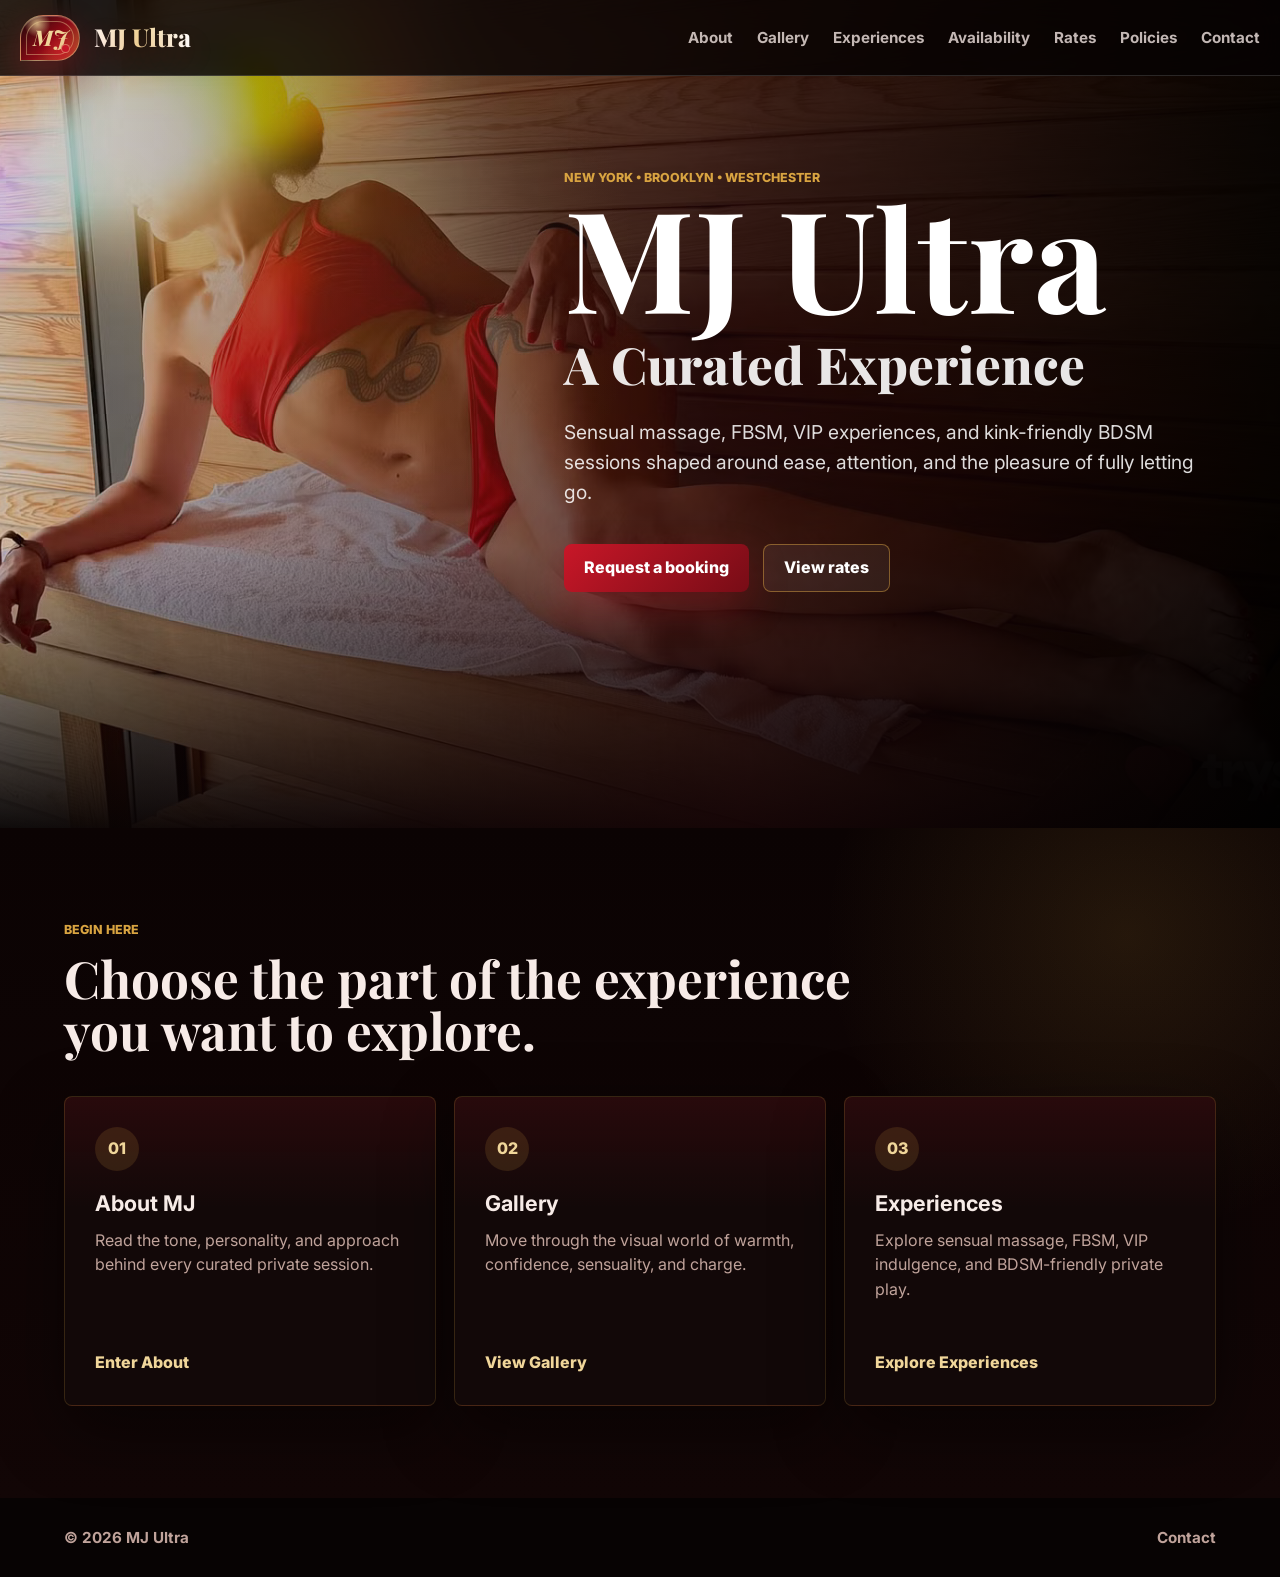
<file: index.html>
<!doctype html>
<html lang="en">
  <head>
    <meta charset="utf-8">
    <meta name="viewport" content="width=device-width, initial-scale=1">
    <meta
      name="description"
      content="MJ Ultra offers sensual massage, FBSM, VIP experiences, and kink-friendly BDSM sessions in New York, Brooklyn, and Westchester by appointment."
    >
    <meta name="robots" content="index, follow">
    <meta property="og:site_name" content="MJ Ultra">
    <meta property="og:type" content="website">
    <meta property="og:title" content="MJ Ultra | Sensual Massage, FBSM &amp; BDSM in NYC">
    <meta property="og:description" content="MJ Ultra offers sensual massage, FBSM, VIP experiences, and kink-friendly BDSM sessions in New York, Brooklyn, and Westchester by appointment.">
    <meta property="og:url" content="https://mjultra060.github.io/mjultra/">
    <meta property="og:image" content="https://mjultra060.github.io/mjultra/assets/mj-ultra-share.png">
    <meta property="og:image:secure_url" content="https://mjultra060.github.io/mjultra/assets/mj-ultra-share.png">
    <meta property="og:image:width" content="1200">
    <meta property="og:image:height" content="630">
    <meta property="og:image:alt" content="MJ Ultra red black and gold logo card for sensual massage, FBSM, and private BDSM in New York">
    <meta name="twitter:card" content="summary_large_image">
    <meta name="twitter:title" content="MJ Ultra | Sensual Massage, FBSM &amp; BDSM in NYC">
    <meta name="twitter:description" content="MJ Ultra offers sensual massage, FBSM, VIP experiences, and kink-friendly BDSM sessions in New York, Brooklyn, and Westchester by appointment.">
    <meta name="twitter:image" content="https://mjultra060.github.io/mjultra/assets/mj-ultra-share.png">
    <meta name="keywords" content="MJ Ultra, sensual massage NYC, FBSM New York, BDSM NYC, fetish friendly massage, Brooklyn sensual massage, Westchester massage">
    <link rel="canonical" href="https://mjultra060.github.io/mjultra/">
    <title>MJ Ultra | Sensual Massage, FBSM & BDSM in NYC</title>
    <link rel="preconnect" href="https://fonts.googleapis.com">
    <link rel="preconnect" href="https://fonts.gstatic.com" crossorigin>
    <link
      href="https://fonts.googleapis.com/css2?family=Inter:wght@400;500;600;700;800&family=Playfair+Display:wght@700;800&display=swap"
      rel="stylesheet"
    >
    <link rel="stylesheet" href="styles.css">
    <script type="application/ld+json">
      {
        "@context": "https://schema.org",
        "@type": "HealthAndBeautyBusiness",
        "name": "MJ Ultra",
        "url": "https://mjultra060.github.io/mjultra/",
        "image": "https://mjultra060.github.io/mjultra/assets/mj-ultra-hero.png",
        "description": "Curated sensual massage, FBSM, VIP experiences, and kink-friendly BDSM sessions in New York, Brooklyn, and Westchester by appointment.",
        "areaServed": ["New York, NY", "Brooklyn, NY", "Westchester County, NY"],
        "priceRange": "$300-$1000",
        "address": {
          "@type": "PostalAddress",
          "addressLocality": "New York",
          "addressRegion": "NY",
          "addressCountry": "US"
        },
        "sameAs": ["https://bsky.app/profile/mjangel.bsky.social"],
        "makesOffer": [
          {
            "@type": "Offer",
            "name": "Sensual Massage and FBSM",
            "url": "https://mjultra060.github.io/mjultra/fbsm-nyc.html"
          },
          {
            "@type": "Offer",
            "name": "BDSM and Fetish Friendly Sessions",
            "url": "https://mjultra060.github.io/mjultra/bdsm-nyc.html"
          },
          {
            "@type": "Offer",
            "name": "VIP Private Experiences",
            "url": "https://mjultra060.github.io/mjultra/rates.html"
          }
        ]
      }
    </script>
  </head>
  <body>
    <header class="site-header" data-header>
      <a class="brand" href="index.html" aria-label="MJ Ultra home">
        <span class="brand-mark">MJ</span>
        <span>MJ Ultra</span>
      </a>

      <button class="nav-toggle" type="button" aria-label="Open menu" aria-expanded="false" data-nav-toggle>
        <span></span>
        <span></span>
      </button>

      <nav class="site-nav" data-nav>
        <a href="about.html">About</a>
        <a href="gallery.html">Gallery</a>
        <a href="experiences.html">Experiences</a>
        <a href="availability.html">Availability</a>
        <a href="rates.html">Rates</a>
        <a href="policies.html">Policies</a>
        <a href="contact.html">Contact</a>
      </nav>
    </header>

    <main id="top">
      <section class="hero" aria-label="MJ Ultra introduction">
        <img class="hero-image" src="assets/mj-ultra-hero.png" alt="MJ Ultra sensual massage and BDSM provider in a red bikini in a warm sauna setting">
        <div class="hero-overlay"></div>
        <div class="hero-content">
          <p class="eyebrow">New York • Brooklyn • Westchester</p>
          <h1>MJ Ultra</h1>
          <p class="hero-tagline">A Curated Experience</p>
          <p class="hero-copy">
            Sensual massage, FBSM, VIP experiences, and kink-friendly BDSM sessions shaped around ease, attention, and the pleasure of fully letting go.
          </p>
          <div class="hero-actions">
            <a class="button primary" href="contact.html">Request a booking</a>
            <a class="button secondary" href="rates.html">View rates</a>
          </div>
        </div>
      </section>

      <section class="section experiences" aria-label="Site sections">
        <div class="section-heading">
          <p class="section-kicker">Begin Here</p>
          <h2>Choose the part of the experience you want to explore.</h2>
        </div>
        <div class="experience-grid">
          <article>
            <span class="icon">01</span>
            <h3>About MJ</h3>
            <p>Read the tone, personality, and approach behind every curated private session.</p>
            <a href="about.html">Enter About</a>
          </article>
          <article>
            <span class="icon">02</span>
            <h3>Gallery</h3>
            <p>Move through the visual world of warmth, confidence, sensuality, and charge.</p>
            <a href="gallery.html">View Gallery</a>
          </article>
          <article>
            <span class="icon">03</span>
            <h3>Experiences</h3>
            <p>Explore sensual massage, FBSM, VIP indulgence, and BDSM-friendly private play.</p>
            <a href="experiences.html">Explore Experiences</a>
          </article>
        </div>
      </section>
    </main>

    <footer class="site-footer">
      <span>© 2026 MJ Ultra</span>
      <a href="contact.html">Contact</a>
    </footer>

    <script src="script.js"></script>
  </body>
</html>
</file>
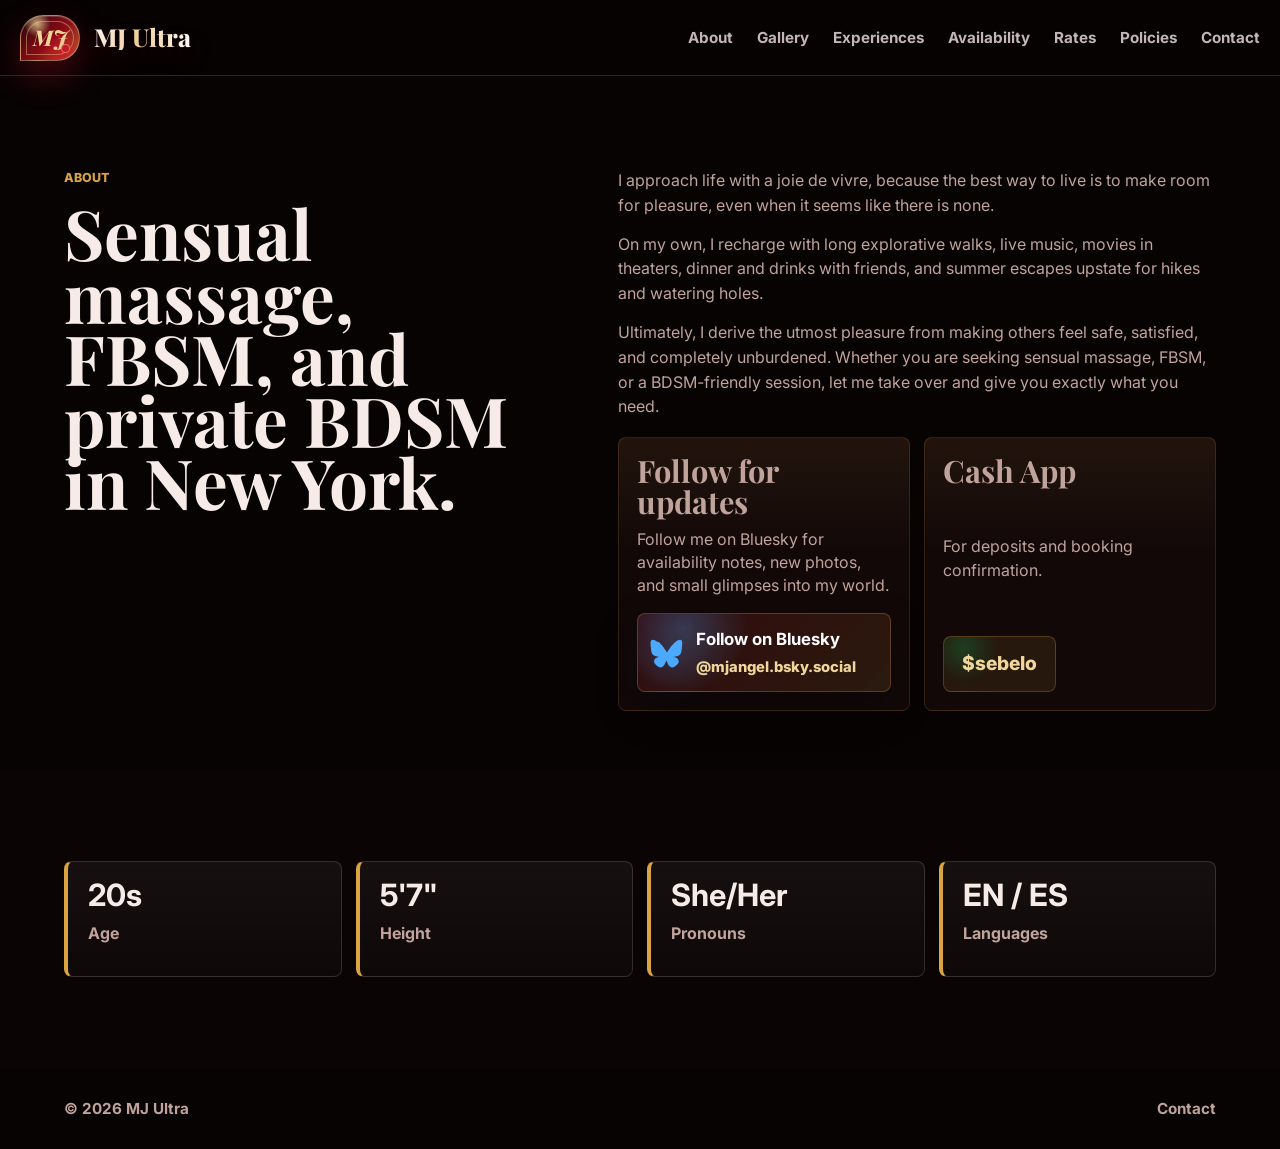
<file: about.html>
<!doctype html>
<html lang="en">
  <head>
    <meta charset="utf-8">
    <meta name="viewport" content="width=device-width, initial-scale=1">
    <meta name="description" content="About MJ Ultra, a New York sensual massage, FBSM, and BDSM-friendly provider serving New York, Brooklyn, and Westchester.">
    <meta name="robots" content="index, follow">
    <meta property="og:site_name" content="MJ Ultra">
    <meta property="og:type" content="website">
    <meta property="og:title" content="About MJ Ultra | Sensual Massage, FBSM &amp; BDSM in New York">
    <meta property="og:description" content="About MJ Ultra, a New York sensual massage, FBSM, and BDSM-friendly provider serving New York, Brooklyn, and Westchester.">
    <meta property="og:url" content="https://mjultra060.github.io/mjultra/about.html">
    <meta property="og:image" content="https://mjultra060.github.io/mjultra/assets/mj-ultra-share.png">
    <meta property="og:image:secure_url" content="https://mjultra060.github.io/mjultra/assets/mj-ultra-share.png">
    <meta property="og:image:width" content="1200">
    <meta property="og:image:height" content="630">
    <meta property="og:image:alt" content="MJ Ultra red black and gold logo card for sensual massage, FBSM, and private BDSM in New York">
    <meta name="twitter:card" content="summary_large_image">
    <meta name="twitter:title" content="About MJ Ultra | Sensual Massage, FBSM &amp; BDSM in New York">
    <meta name="twitter:description" content="About MJ Ultra, a New York sensual massage, FBSM, and BDSM-friendly provider serving New York, Brooklyn, and Westchester.">
    <meta name="twitter:image" content="https://mjultra060.github.io/mjultra/assets/mj-ultra-share.png">
    <link rel="canonical" href="https://mjultra060.github.io/mjultra/about.html">
    <title>About MJ Ultra | Sensual Massage, FBSM & BDSM in New York</title>
    <link rel="preconnect" href="https://fonts.googleapis.com">
    <link rel="preconnect" href="https://fonts.gstatic.com" crossorigin>
    <link href="https://fonts.googleapis.com/css2?family=Inter:wght@400;500;600;700;800&family=Playfair+Display:wght@700;800&display=swap" rel="stylesheet">
    <link rel="stylesheet" href="styles.css">
  </head>
  <body>
    <header class="site-header" data-header>
      <a class="brand" href="index.html" aria-label="MJ Ultra home"><span class="brand-mark">MJ</span><span>MJ Ultra</span></a>
      <button class="nav-toggle" type="button" aria-label="Open menu" aria-expanded="false" data-nav-toggle><span></span><span></span></button>
      <nav class="site-nav" data-nav>
        <a href="about.html">About</a>
        <a href="gallery.html">Gallery</a>
        <a href="experiences.html">Experiences</a>
        <a href="availability.html">Availability</a>
        <a href="rates.html">Rates</a>
        <a href="policies.html">Policies</a>
        <a href="contact.html">Contact</a>
      </nav>
    </header>

    <main>
      <section class="section intro page-section about-page">
        <div>
          <p class="section-kicker">About</p>
          <h1>Sensual massage, FBSM, and private BDSM in New York.</h1>
        </div>
        <div class="copy-stack">
          <p>I approach life with a joie de vivre, because the best way to live is to make room for pleasure, even when it seems like there is none.</p>
          <p>On my own, I recharge with long explorative walks, live music, movies in theaters, dinner and drinks with friends, and summer escapes upstate for hikes and watering holes.</p>
          <p>Ultimately, I derive the utmost pleasure from making others feel safe, satisfied, and completely unburdened. Whether you are seeking sensual massage, FBSM, or a BDSM-friendly session, let me take over and give you exactly what you need.</p>
          <div class="social-grid">
            <div class="social-card">
              <h2>Follow for updates</h2>
              <p>Follow me on Bluesky for availability notes, new photos, and small glimpses into my world.</p>
              <a class="bluesky-link" href="https://bsky.app/profile/mjangel.bsky.social" rel="me noopener" target="_blank" aria-label="Follow MJ Ultra on Bluesky">
                <svg class="bluesky-logo" viewBox="-2 0 68 56" aria-hidden="true" focusable="false">
                  <path d="M14.5 5.4C21.5 10.7 29 21.5 32 27.2c3-5.7 10.5-16.5 17.5-21.8 5-3.8 13-6.8 13 2.6 0 1.9-1.1 15.7-1.8 18-2.3 8.1-10.5 10.2-17.8 8.9 12.8 2.2 16.1 9.5 9 16.8-13.3 13.9-19.2-3.5-20.7-8-0.3-0.8-0.4-1.2-0.4-0.9 0-0.3-0.1 0.1-0.4 0.9-1.5 4.5-7.4 21.9-20.7 8-7.1-7.3-3.8-14.6 9-16.8-7.3 1.3-15.5-0.8-17.8-8.9C0.2 23.7-0.9 9.9-0.9 8c0-9.4 8-6.4 13-2.6h2.4z"/>
                </svg>
                <span>
                  <strong>Follow on Bluesky</strong>
                  <small>@mjangel.bsky.social</small>
                </span>
              </a>
            </div>
            <div class="social-card">
              <h2>Cash App</h2>
              <p>For deposits and booking confirmation.</p>
              <span class="cashapp-pill">$sebelo</span>
            </div>
          </div>
        </div>
      </section>

      <section class="section stats-band" aria-label="Profile details">
        <div class="stat"><strong>20s</strong><span>Age</span></div>
        <div class="stat"><strong>5'7"</strong><span>Height</span></div>
        <div class="stat"><strong>She/Her</strong><span>Pronouns</span></div>
        <div class="stat"><strong>EN / ES</strong><span>Languages</span></div>
      </section>
    </main>

    <footer class="site-footer"><span>© 2026 MJ Ultra</span><a href="contact.html">Contact</a></footer>
    <script src="script.js"></script>
  </body>
</html>
</file>
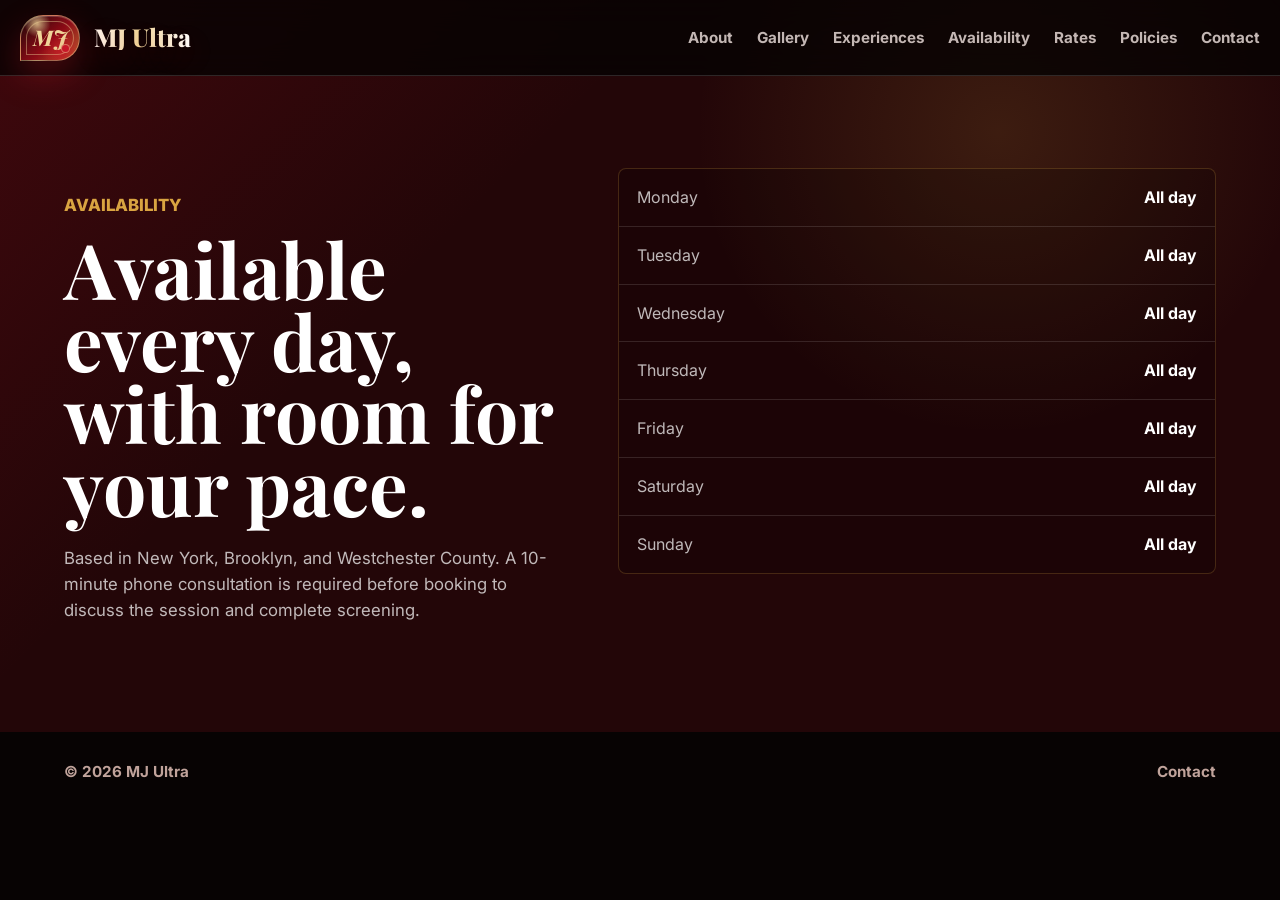
<file: availability.html>
<!doctype html>
<html lang="en">
  <head>
    <meta charset="utf-8">
    <meta name="viewport" content="width=device-width, initial-scale=1">
    <meta name="description" content="MJ Ultra availability in New York, Brooklyn, and Westchester. Sessions are available every day by appointment after consultation and screening.">
    <meta name="robots" content="index, follow">
    <meta property="og:site_name" content="MJ Ultra">
    <meta property="og:type" content="website">
    <meta property="og:title" content="MJ Ultra Availability | New York, Brooklyn &amp; Westchester">
    <meta property="og:description" content="MJ Ultra availability in New York, Brooklyn, and Westchester. Sessions are available every day by appointment after consultation and screening.">
    <meta property="og:url" content="https://mjultra060.github.io/mjultra/availability.html">
    <meta property="og:image" content="https://mjultra060.github.io/mjultra/assets/mj-ultra-share.png">
    <meta property="og:image:secure_url" content="https://mjultra060.github.io/mjultra/assets/mj-ultra-share.png">
    <meta property="og:image:width" content="1200">
    <meta property="og:image:height" content="630">
    <meta property="og:image:alt" content="MJ Ultra red black and gold logo card for sensual massage, FBSM, and private BDSM in New York">
    <meta name="twitter:card" content="summary_large_image">
    <meta name="twitter:title" content="MJ Ultra Availability | New York, Brooklyn &amp; Westchester">
    <meta name="twitter:description" content="MJ Ultra availability in New York, Brooklyn, and Westchester. Sessions are available every day by appointment after consultation and screening.">
    <meta name="twitter:image" content="https://mjultra060.github.io/mjultra/assets/mj-ultra-share.png">
    <link rel="canonical" href="https://mjultra060.github.io/mjultra/availability.html">
    <title>MJ Ultra Availability | New York, Brooklyn & Westchester</title>
    <link rel="preconnect" href="https://fonts.googleapis.com">
    <link rel="preconnect" href="https://fonts.gstatic.com" crossorigin>
    <link href="https://fonts.googleapis.com/css2?family=Inter:wght@400;500;600;700;800&family=Playfair+Display:wght@700;800&display=swap" rel="stylesheet">
    <link rel="stylesheet" href="styles.css">
  </head>
  <body>
    <header class="site-header" data-header>
      <a class="brand" href="index.html" aria-label="MJ Ultra home"><span class="brand-mark">MJ</span><span>MJ Ultra</span></a>
      <button class="nav-toggle" type="button" aria-label="Open menu" aria-expanded="false" data-nav-toggle><span></span><span></span></button>
      <nav class="site-nav" data-nav>
        <a href="about.html">About</a><a href="gallery.html">Gallery</a><a href="experiences.html">Experiences</a><a href="availability.html">Availability</a><a href="rates.html">Rates</a><a href="policies.html">Policies</a><a href="contact.html">Contact</a>
      </nav>
    </header>
    <main>
      <section class="section split page-section">
        <div>
          <p class="section-kicker">Availability</p>
          <h1>Available every day, with room for your pace.</h1>
          <p>Based in New York, Brooklyn, and Westchester County. A 10-minute phone consultation is required before booking to discuss the session and complete screening.</p>
        </div>
        <div class="availability-grid" aria-label="Weekly availability">
          <span>Monday</span><strong>All day</strong>
          <span>Tuesday</span><strong>All day</strong>
          <span>Wednesday</span><strong>All day</strong>
          <span>Thursday</span><strong>All day</strong>
          <span>Friday</span><strong>All day</strong>
          <span>Saturday</span><strong>All day</strong>
          <span>Sunday</span><strong>All day</strong>
        </div>
      </section>
    </main>
    <footer class="site-footer"><span>© 2026 MJ Ultra</span><a href="contact.html">Contact</a></footer>
    <script src="script.js"></script>
  </body>
</html>
</file>
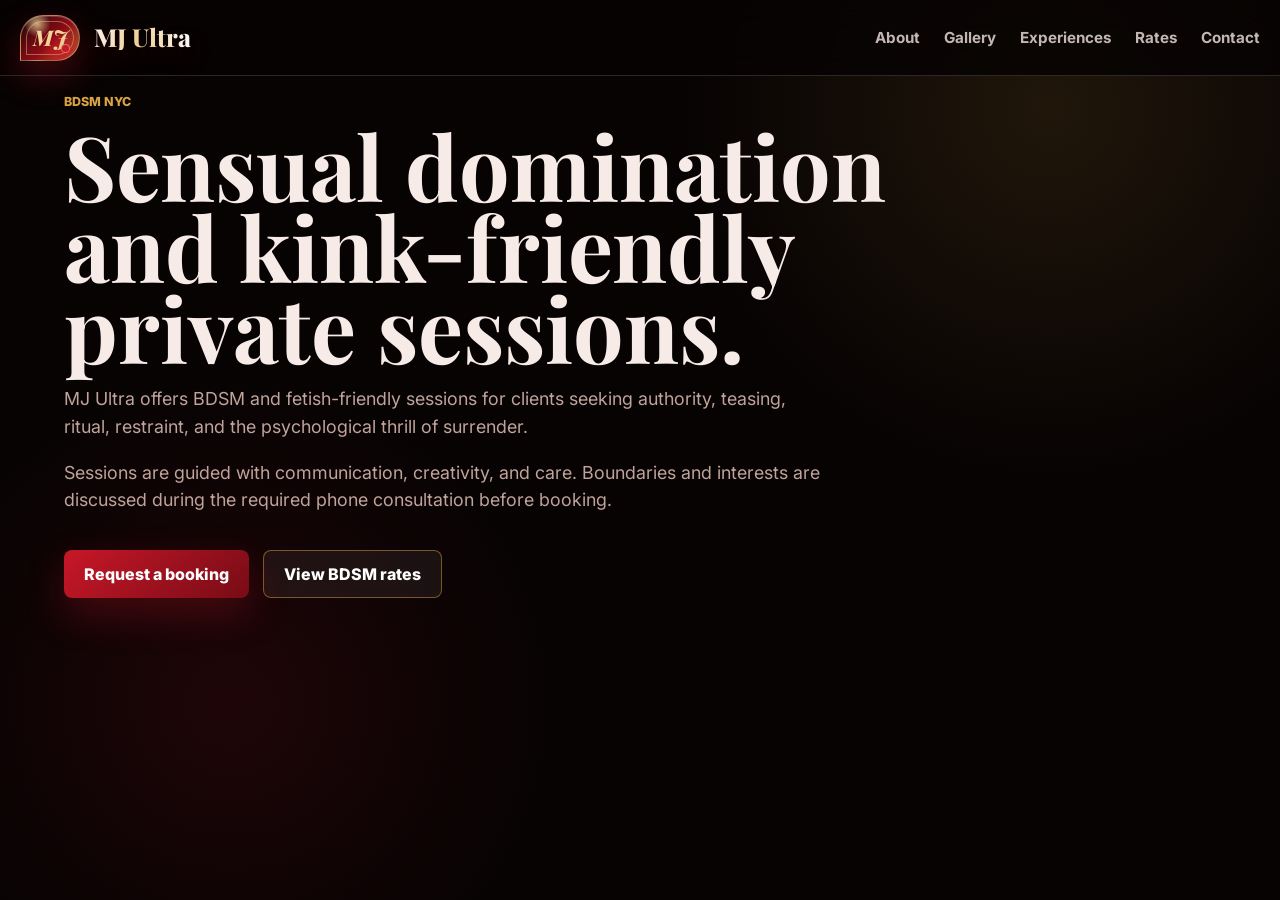
<file: bdsm-nyc.html>
<!doctype html>
<html lang="en">
  <head>
    <meta charset="utf-8">
    <meta name="viewport" content="width=device-width, initial-scale=1">
    <meta name="description" content="BDSM and fetish-friendly sessions in New York, Brooklyn, and Westchester with MJ Ultra. Sensual domination, clear boundaries, and private screening.">
    <meta name="robots" content="index, follow">
    <meta property="og:site_name" content="MJ Ultra">
    <meta property="og:type" content="website">
    <meta property="og:title" content="BDSM &amp; Fetish-Friendly Sessions in NYC | MJ Ultra">
    <meta property="og:description" content="BDSM and fetish-friendly sessions in New York, Brooklyn, and Westchester with MJ Ultra. Sensual domination, clear boundaries, and private screening.">
    <meta property="og:url" content="https://mjultra060.github.io/mjultra/bdsm-nyc.html">
    <meta property="og:image" content="https://mjultra060.github.io/mjultra/assets/mj-ultra-share.png">
    <meta property="og:image:secure_url" content="https://mjultra060.github.io/mjultra/assets/mj-ultra-share.png">
    <meta property="og:image:width" content="1200">
    <meta property="og:image:height" content="630">
    <meta property="og:image:alt" content="MJ Ultra red black and gold logo card for sensual massage, FBSM, and private BDSM in New York">
    <meta name="twitter:card" content="summary_large_image">
    <meta name="twitter:title" content="BDSM &amp; Fetish-Friendly Sessions in NYC | MJ Ultra">
    <meta name="twitter:description" content="BDSM and fetish-friendly sessions in New York, Brooklyn, and Westchester with MJ Ultra. Sensual domination, clear boundaries, and private screening.">
    <meta name="twitter:image" content="https://mjultra060.github.io/mjultra/assets/mj-ultra-share.png">
    <link rel="canonical" href="https://mjultra060.github.io/mjultra/bdsm-nyc.html">
    <title>BDSM & Fetish-Friendly Sessions in NYC | MJ Ultra</title>
    <link rel="preconnect" href="https://fonts.googleapis.com">
    <link rel="preconnect" href="https://fonts.gstatic.com" crossorigin>
    <link href="https://fonts.googleapis.com/css2?family=Inter:wght@400;500;600;700;800&family=Playfair+Display:wght@700;800&display=swap" rel="stylesheet">
    <link rel="stylesheet" href="styles.css">
  </head>
  <body>
    <header class="site-header" data-header>
      <a class="brand" href="index.html" aria-label="MJ Ultra home"><span class="brand-mark">MJ</span><span>MJ Ultra</span></a>
      <button class="nav-toggle" type="button" aria-label="Open menu" aria-expanded="false" data-nav-toggle><span></span><span></span></button>
      <nav class="site-nav" data-nav>
        <a href="about.html">About</a>
        <a href="gallery.html">Gallery</a>
        <a href="experiences.html">Experiences</a>
        <a href="rates.html">Rates</a>
        <a href="contact.html">Contact</a>
      </nav>
    </header>
    <main>
      <section class="section service-page">
        <p class="section-kicker">BDSM NYC</p>
        <h1>Sensual domination and kink-friendly private sessions.</h1>
        <p>
          MJ Ultra offers BDSM and fetish-friendly sessions for clients seeking authority, teasing, ritual, restraint, and the psychological thrill of surrender.
        </p>
        <p>
          Sessions are guided with communication, creativity, and care. Boundaries and interests are discussed during the required phone consultation before booking.
        </p>
        <div class="hero-actions">
          <a class="button primary" href="contact.html">Request a booking</a>
          <a class="button secondary" href="rates.html">View BDSM rates</a>
        </div>
      </section>
    </main>
    <script src="script.js"></script>
  </body>
</html>
</file>
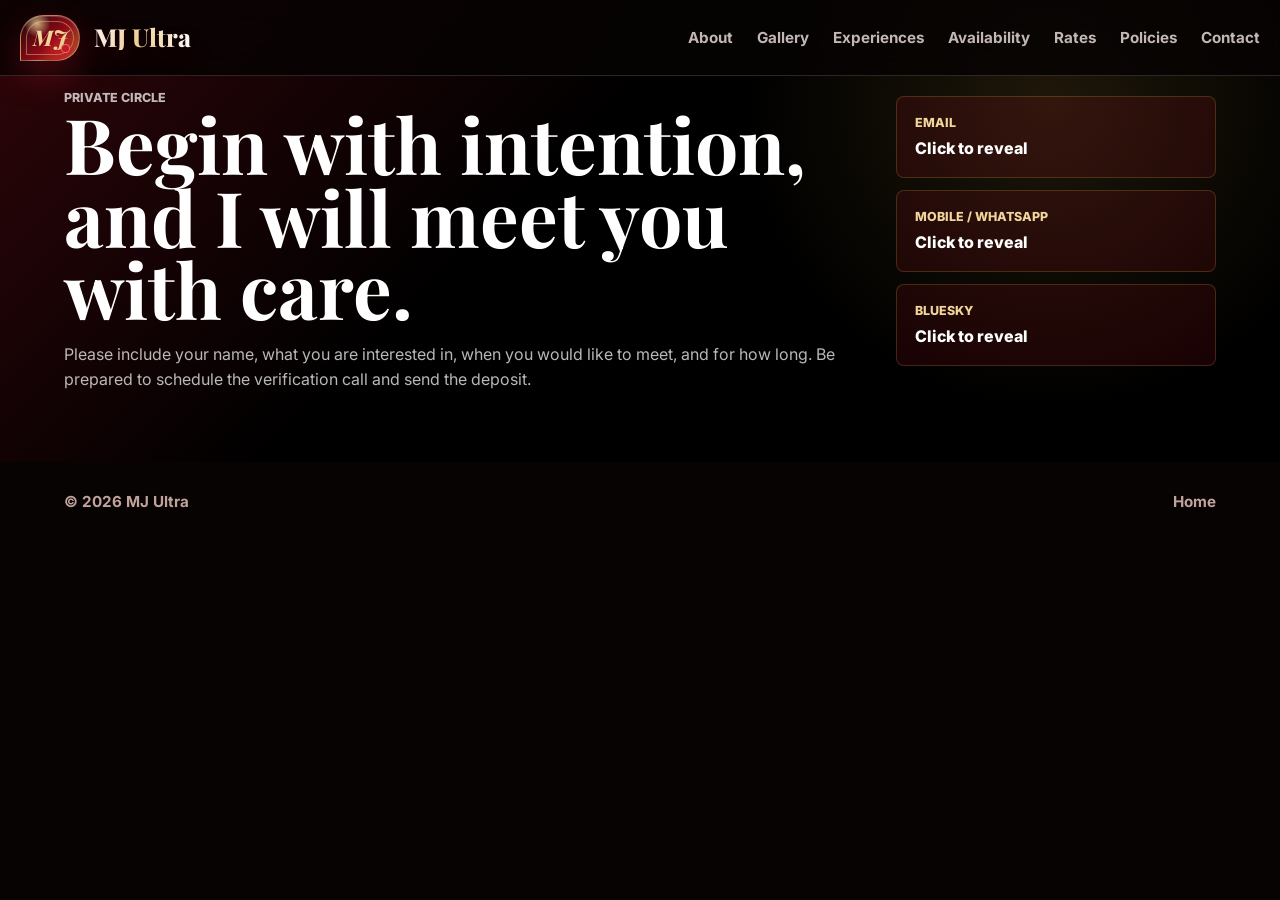
<file: contact.html>
<!doctype html>
<html lang="en">
  <head>
    <meta charset="utf-8">
    <meta name="viewport" content="width=device-width, initial-scale=1">
    <meta name="description" content="Contact MJ Ultra to request a private sensual massage, FBSM, VIP, or BDSM-friendly session in New York, Brooklyn, or Westchester.">
    <meta name="robots" content="index, follow">
    <meta property="og:site_name" content="MJ Ultra">
    <meta property="og:type" content="website">
    <meta property="og:title" content="Contact MJ Ultra | Private Booking Request">
    <meta property="og:description" content="Contact MJ Ultra to request a private sensual massage, FBSM, VIP, or BDSM-friendly session in New York, Brooklyn, or Westchester.">
    <meta property="og:url" content="https://mjultra060.github.io/mjultra/contact.html">
    <meta property="og:image" content="https://mjultra060.github.io/mjultra/assets/mj-ultra-share.png">
    <meta property="og:image:secure_url" content="https://mjultra060.github.io/mjultra/assets/mj-ultra-share.png">
    <meta property="og:image:width" content="1200">
    <meta property="og:image:height" content="630">
    <meta property="og:image:alt" content="MJ Ultra red black and gold logo card for sensual massage, FBSM, and private BDSM in New York">
    <meta name="twitter:card" content="summary_large_image">
    <meta name="twitter:title" content="Contact MJ Ultra | Private Booking Request">
    <meta name="twitter:description" content="Contact MJ Ultra to request a private sensual massage, FBSM, VIP, or BDSM-friendly session in New York, Brooklyn, or Westchester.">
    <meta name="twitter:image" content="https://mjultra060.github.io/mjultra/assets/mj-ultra-share.png">
    <link rel="canonical" href="https://mjultra060.github.io/mjultra/contact.html">
    <title>Contact MJ Ultra | Private Booking Request</title>
    <link rel="preconnect" href="https://fonts.googleapis.com">
    <link rel="preconnect" href="https://fonts.gstatic.com" crossorigin>
    <link href="https://fonts.googleapis.com/css2?family=Inter:wght@400;500;600;700;800&family=Playfair+Display:wght@700;800&display=swap" rel="stylesheet">
    <link rel="stylesheet" href="styles.css">
  </head>
  <body>
    <header class="site-header" data-header>
      <a class="brand" href="index.html" aria-label="MJ Ultra home"><span class="brand-mark">MJ</span><span>MJ Ultra</span></a>
      <button class="nav-toggle" type="button" aria-label="Open menu" aria-expanded="false" data-nav-toggle><span></span><span></span></button>
      <nav class="site-nav" data-nav>
        <a href="about.html">About</a><a href="gallery.html">Gallery</a><a href="experiences.html">Experiences</a><a href="availability.html">Availability</a><a href="rates.html">Rates</a><a href="policies.html">Policies</a><a href="contact.html">Contact</a>
      </nav>
    </header>
    <main>
      <section class="contact-band page-section">
        <div>
          <p class="section-kicker">Private Circle</p>
          <h1>Begin with intention, and I will meet you with care.</h1>
          <p>Please include your name, what you are interested in, when you would like to meet, and for how long. Be prepared to schedule the verification call and send the deposit.</p>
        </div>
        <div class="contact-list">
          <button class="contact-pill contact-reveal" type="button" data-contact="mjangelxx@proton.me">
            <span class="contact-label">Email</span>
            <span class="contact-value">Click to reveal</span>
          </button>
          <button class="contact-pill contact-reveal" type="button" data-contact="+1 762-233-7239">
            <span class="contact-label">Mobile / WhatsApp</span>
            <span class="contact-value">Click to reveal</span>
          </button>
          <button class="contact-pill contact-reveal" type="button" data-contact="@mjangel.bsky.social">
            <span class="contact-label">Bluesky</span>
            <span class="contact-value">Click to reveal</span>
          </button>
        </div>
      </section>
    </main>
    <footer class="site-footer"><span>© 2026 MJ Ultra</span><a href="index.html">Home</a></footer>
    <script src="script.js"></script>
  </body>
</html>
</file>
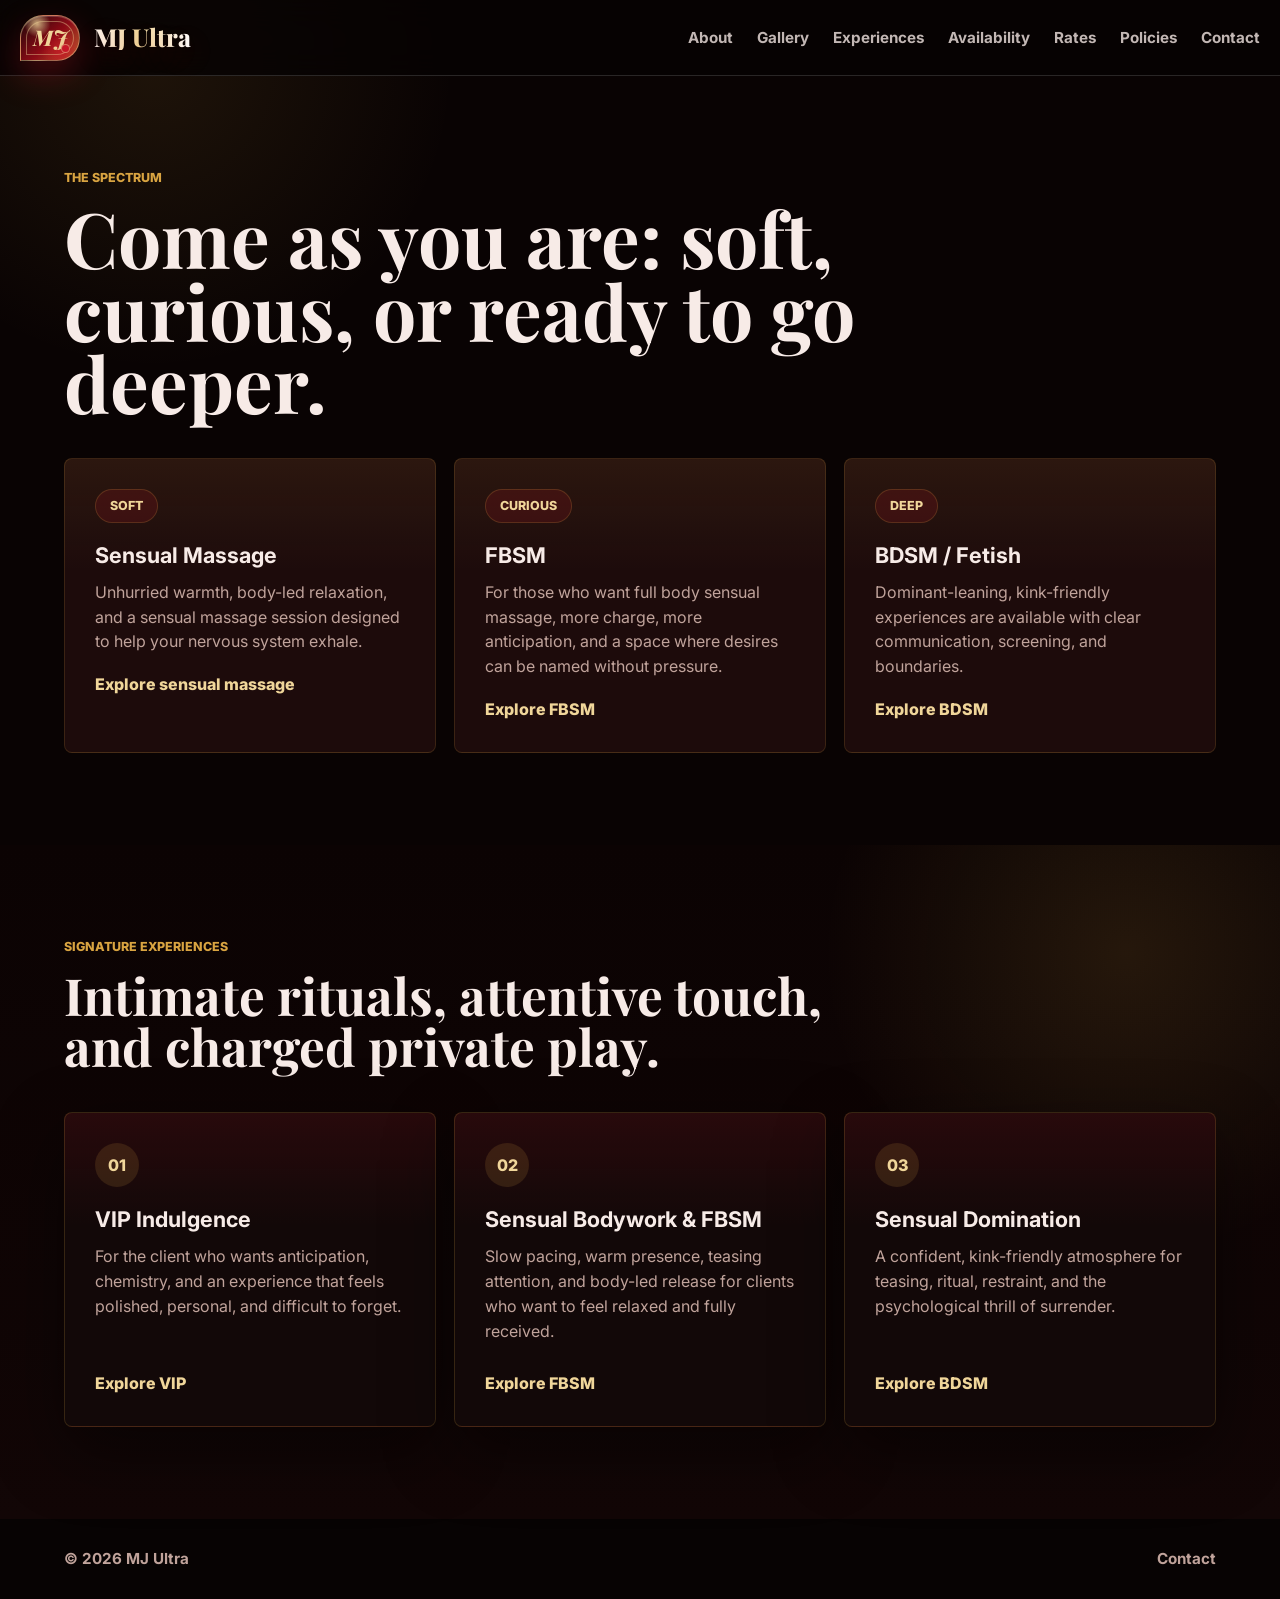
<file: experiences.html>
<!doctype html>
<html lang="en">
  <head>
    <meta charset="utf-8">
    <meta name="viewport" content="width=device-width, initial-scale=1">
    <meta name="description" content="Explore MJ Ultra signature experiences: sensual massage, FBSM, VIP indulgence, and BDSM-friendly sensual domination in New York.">
    <meta name="robots" content="index, follow">
    <meta property="og:site_name" content="MJ Ultra">
    <meta property="og:type" content="website">
    <meta property="og:title" content="MJ Ultra Experiences | Sensual Massage, FBSM &amp; BDSM">
    <meta property="og:description" content="Explore MJ Ultra signature experiences: sensual massage, FBSM, VIP indulgence, and BDSM-friendly sensual domination in New York.">
    <meta property="og:url" content="https://mjultra060.github.io/mjultra/experiences.html">
    <meta property="og:image" content="https://mjultra060.github.io/mjultra/assets/mj-ultra-share.png">
    <meta property="og:image:secure_url" content="https://mjultra060.github.io/mjultra/assets/mj-ultra-share.png">
    <meta property="og:image:width" content="1200">
    <meta property="og:image:height" content="630">
    <meta property="og:image:alt" content="MJ Ultra red black and gold logo card for sensual massage, FBSM, and private BDSM in New York">
    <meta name="twitter:card" content="summary_large_image">
    <meta name="twitter:title" content="MJ Ultra Experiences | Sensual Massage, FBSM &amp; BDSM">
    <meta name="twitter:description" content="Explore MJ Ultra signature experiences: sensual massage, FBSM, VIP indulgence, and BDSM-friendly sensual domination in New York.">
    <meta name="twitter:image" content="https://mjultra060.github.io/mjultra/assets/mj-ultra-share.png">
    <link rel="canonical" href="https://mjultra060.github.io/mjultra/experiences.html">
    <title>MJ Ultra Experiences | Sensual Massage, FBSM & BDSM</title>
    <link rel="preconnect" href="https://fonts.googleapis.com">
    <link rel="preconnect" href="https://fonts.gstatic.com" crossorigin>
    <link href="https://fonts.googleapis.com/css2?family=Inter:wght@400;500;600;700;800&family=Playfair+Display:wght@700;800&display=swap" rel="stylesheet">
    <link rel="stylesheet" href="styles.css">
  </head>
  <body>
    <header class="site-header" data-header>
      <a class="brand" href="index.html" aria-label="MJ Ultra home"><span class="brand-mark">MJ</span><span>MJ Ultra</span></a>
      <button class="nav-toggle" type="button" aria-label="Open menu" aria-expanded="false" data-nav-toggle><span></span><span></span></button>
      <nav class="site-nav" data-nav>
        <a href="about.html">About</a>
        <a href="gallery.html">Gallery</a>
        <a href="experiences.html">Experiences</a>
        <a href="availability.html">Availability</a>
        <a href="rates.html">Rates</a>
        <a href="policies.html">Policies</a>
        <a href="contact.html">Contact</a>
      </nav>
    </header>

    <main>
      <section class="section spectrum page-section" aria-label="Experience spectrum">
        <div class="section-heading">
          <p class="section-kicker">The Spectrum</p>
          <h1>Come as you are: soft, curious, or ready to go deeper.</h1>
        </div>
        <div class="spectrum-grid">
          <article><span>Soft</span><h3>Sensual Massage</h3><p>Unhurried warmth, body-led relaxation, and a sensual massage session designed to help your nervous system exhale.</p><a class="text-link" href="sensual-massage-nyc.html">Explore sensual massage</a></article>
          <article><span>Curious</span><h3>FBSM</h3><p>For those who want full body sensual massage, more charge, more anticipation, and a space where desires can be named without pressure.</p><a class="text-link" href="fbsm-nyc.html">Explore FBSM</a></article>
          <article><span>Deep</span><h3>BDSM / Fetish</h3><p>Dominant-leaning, kink-friendly experiences are available with clear communication, screening, and boundaries.</p><a class="text-link" href="bdsm-nyc.html">Explore BDSM</a></article>
        </div>
      </section>

      <section class="section experiences" aria-label="Signature experiences">
        <div class="section-heading">
          <p class="section-kicker">Signature Experiences</p>
          <h2>Intimate rituals, attentive touch, and charged private play.</h2>
        </div>
        <div class="experience-grid">
          <article><span class="icon">01</span><h3>VIP Indulgence</h3><p>For the client who wants anticipation, chemistry, and an experience that feels polished, personal, and difficult to forget.</p><a href="rates.html">Explore VIP</a></article>
          <article><span class="icon">02</span><h3>Sensual Bodywork & FBSM</h3><p>Slow pacing, warm presence, teasing attention, and body-led release for clients who want to feel relaxed and fully received.</p><a href="fbsm-nyc.html">Explore FBSM</a></article>
          <article><span class="icon">03</span><h3>Sensual Domination</h3><p>A confident, kink-friendly atmosphere for teasing, ritual, restraint, and the psychological thrill of surrender.</p><a href="bdsm-nyc.html">Explore BDSM</a></article>
        </div>
      </section>
    </main>

    <footer class="site-footer"><span>© 2026 MJ Ultra</span><a href="contact.html">Contact</a></footer>
    <script src="script.js"></script>
  </body>
</html>
</file>
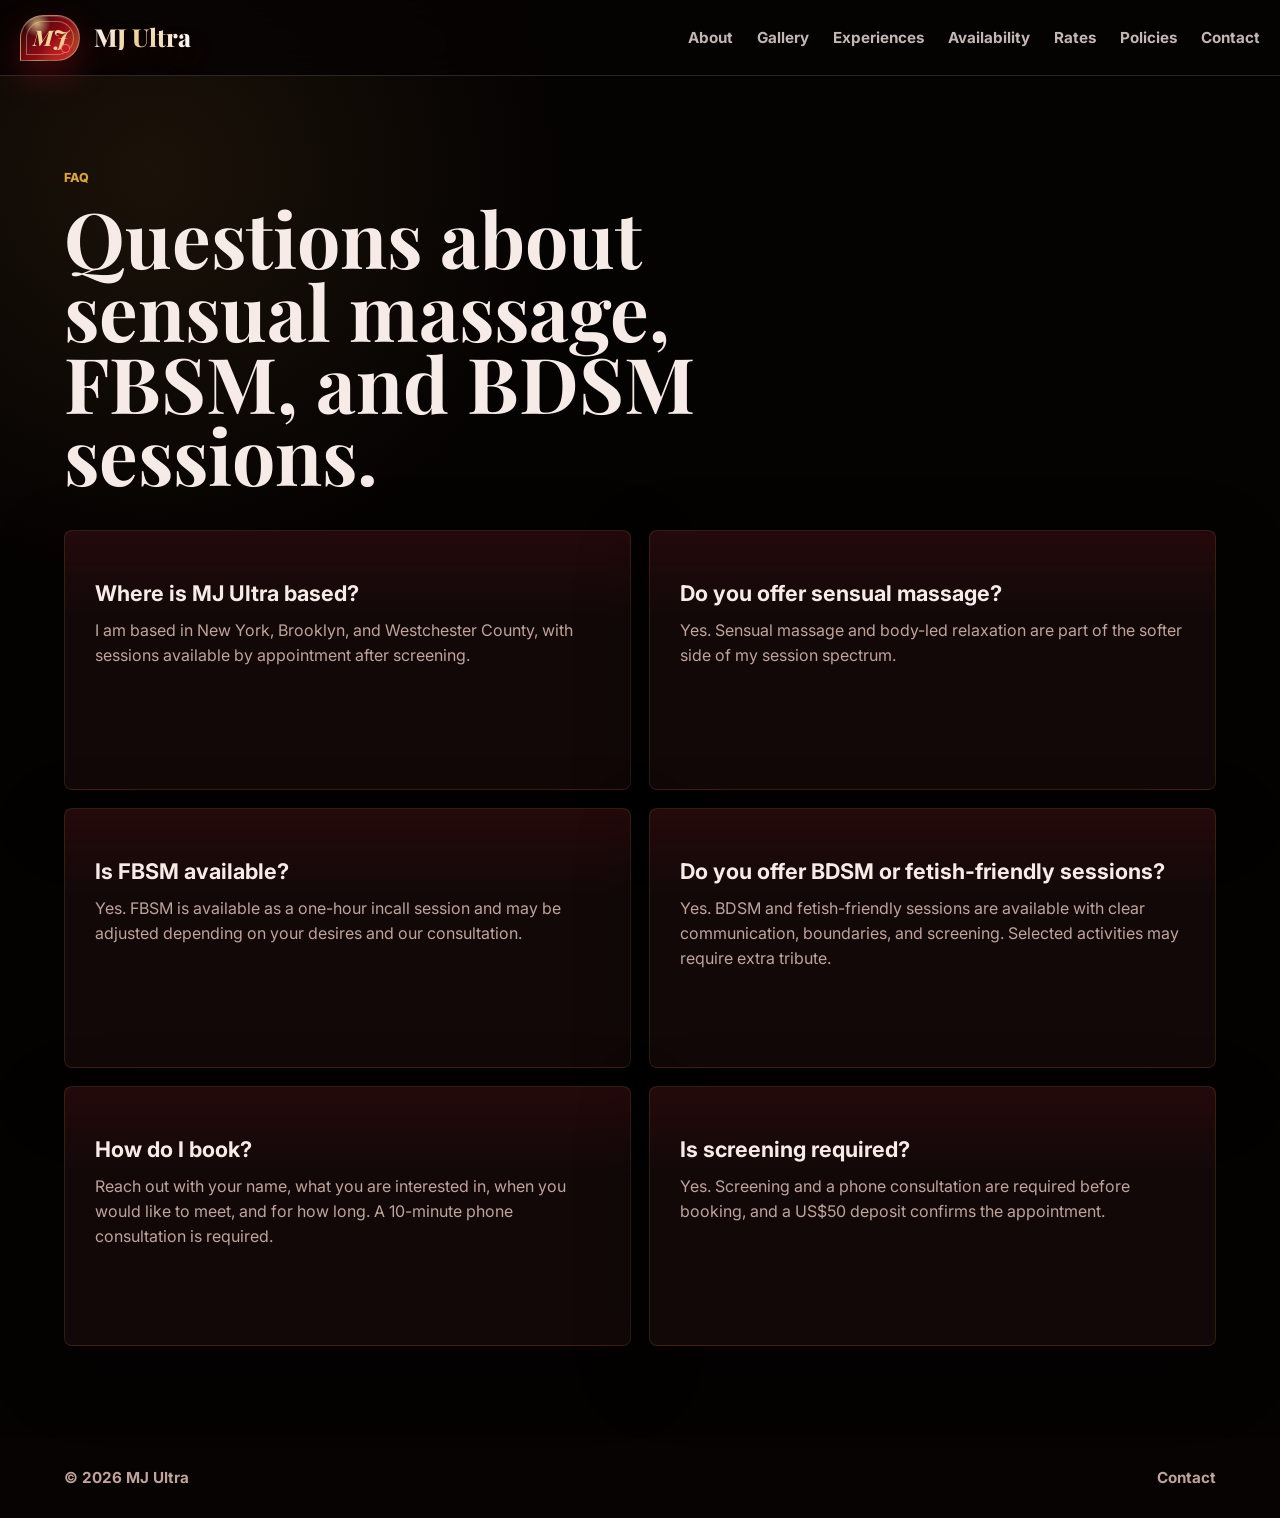
<file: faq.html>
<!doctype html>
<html lang="en">
  <head>
    <meta charset="utf-8">
    <meta name="viewport" content="width=device-width, initial-scale=1">
    <meta name="description" content="MJ Ultra FAQ for sensual massage, FBSM, BDSM and fetish-friendly sessions, screening, booking, and locations.">
    <meta name="robots" content="index, follow">
    <meta property="og:site_name" content="MJ Ultra">
    <meta property="og:type" content="website">
    <meta property="og:title" content="MJ Ultra FAQ | Sensual Massage, FBSM &amp; BDSM">
    <meta property="og:description" content="MJ Ultra FAQ for sensual massage, FBSM, BDSM and fetish-friendly sessions, screening, booking, and locations.">
    <meta property="og:url" content="https://mjultra060.github.io/mjultra/faq.html">
    <meta property="og:image" content="https://mjultra060.github.io/mjultra/assets/mj-ultra-share.png">
    <meta property="og:image:secure_url" content="https://mjultra060.github.io/mjultra/assets/mj-ultra-share.png">
    <meta property="og:image:width" content="1200">
    <meta property="og:image:height" content="630">
    <meta property="og:image:alt" content="MJ Ultra red black and gold logo card for sensual massage, FBSM, and private BDSM in New York">
    <meta name="twitter:card" content="summary_large_image">
    <meta name="twitter:title" content="MJ Ultra FAQ | Sensual Massage, FBSM &amp; BDSM">
    <meta name="twitter:description" content="MJ Ultra FAQ for sensual massage, FBSM, BDSM and fetish-friendly sessions, screening, booking, and locations.">
    <meta name="twitter:image" content="https://mjultra060.github.io/mjultra/assets/mj-ultra-share.png">
    <link rel="canonical" href="https://mjultra060.github.io/mjultra/faq.html">
    <title>MJ Ultra FAQ | Sensual Massage, FBSM & BDSM</title>
    <link rel="preconnect" href="https://fonts.googleapis.com">
    <link rel="preconnect" href="https://fonts.gstatic.com" crossorigin>
    <link href="https://fonts.googleapis.com/css2?family=Inter:wght@400;500;600;700;800&family=Playfair+Display:wght@700;800&display=swap" rel="stylesheet">
    <link rel="stylesheet" href="styles.css">
  </head>
  <body>
    <header class="site-header" data-header>
      <a class="brand" href="index.html" aria-label="MJ Ultra home"><span class="brand-mark">MJ</span><span>MJ Ultra</span></a>
      <button class="nav-toggle" type="button" aria-label="Open menu" aria-expanded="false" data-nav-toggle><span></span><span></span></button>
      <nav class="site-nav" data-nav>
        <a href="about.html">About</a><a href="gallery.html">Gallery</a><a href="experiences.html">Experiences</a><a href="availability.html">Availability</a><a href="rates.html">Rates</a><a href="policies.html">Policies</a><a href="contact.html">Contact</a>
      </nav>
    </header>
    <main>
      <section class="section faq-section page-section" aria-label="Frequently asked questions">
        <div class="section-heading">
          <p class="section-kicker">FAQ</p>
          <h1>Questions about sensual massage, FBSM, and BDSM sessions.</h1>
        </div>
        <div class="faq-grid">
          <article><h3>Where is MJ Ultra based?</h3><p>I am based in New York, Brooklyn, and Westchester County, with sessions available by appointment after screening.</p></article>
          <article><h3>Do you offer sensual massage?</h3><p>Yes. Sensual massage and body-led relaxation are part of the softer side of my session spectrum.</p></article>
          <article><h3>Is FBSM available?</h3><p>Yes. FBSM is available as a one-hour incall session and may be adjusted depending on your desires and our consultation.</p></article>
          <article><h3>Do you offer BDSM or fetish-friendly sessions?</h3><p>Yes. BDSM and fetish-friendly sessions are available with clear communication, boundaries, and screening. Selected activities may require extra tribute.</p></article>
          <article><h3>How do I book?</h3><p>Reach out with your name, what you are interested in, when you would like to meet, and for how long. A 10-minute phone consultation is required.</p></article>
          <article><h3>Is screening required?</h3><p>Yes. Screening and a phone consultation are required before booking, and a US$50 deposit confirms the appointment.</p></article>
        </div>
      </section>
    </main>
    <footer class="site-footer"><span>© 2026 MJ Ultra</span><a href="contact.html">Contact</a></footer>
    <script src="script.js"></script>
  </body>
</html>
</file>
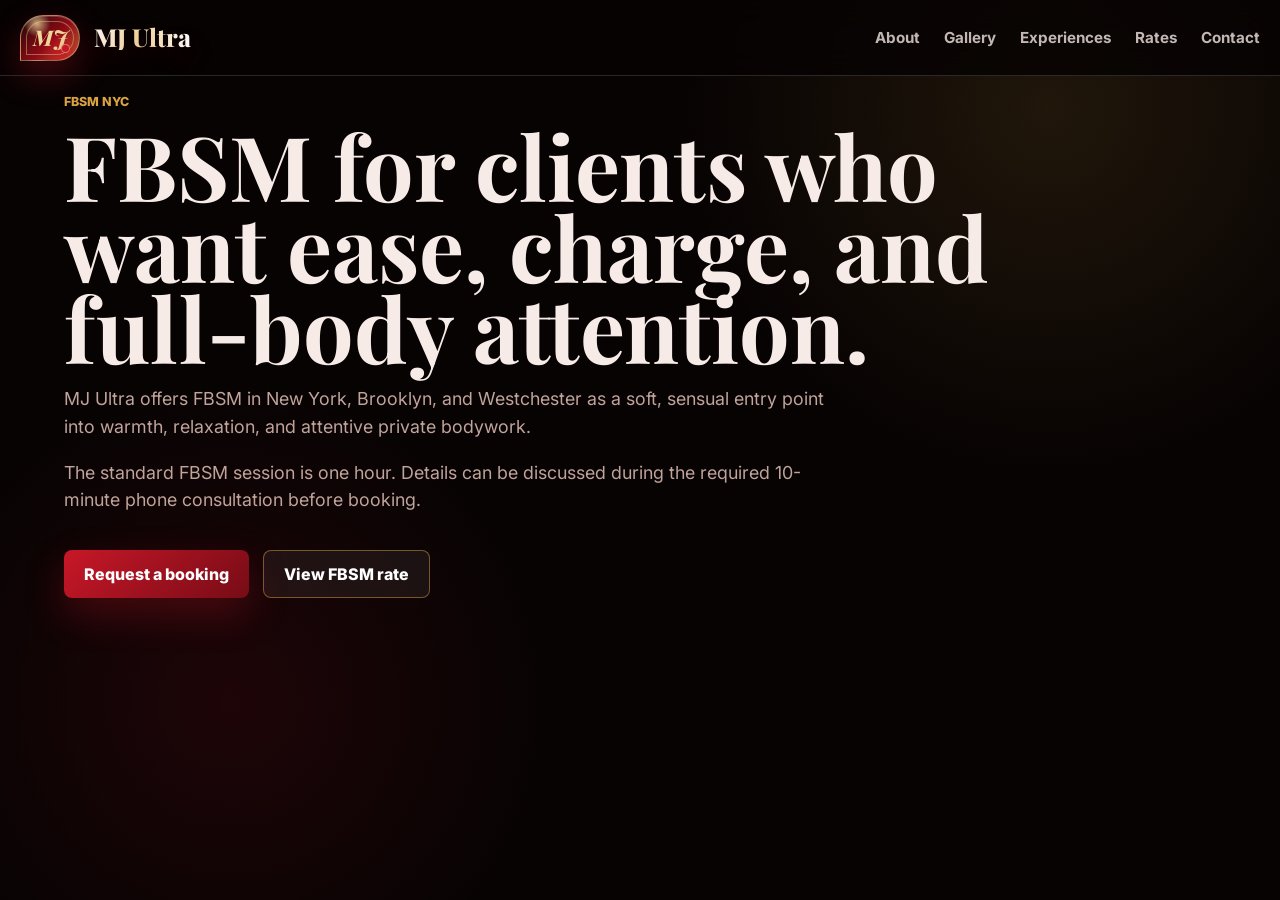
<file: fbsm-nyc.html>
<!doctype html>
<html lang="en">
  <head>
    <meta charset="utf-8">
    <meta name="viewport" content="width=device-width, initial-scale=1">
    <meta name="description" content="FBSM in New York, Brooklyn, and Westchester with MJ Ultra. A soft, sensual one-hour incall experience by appointment after screening.">
    <meta name="robots" content="index, follow">
    <meta property="og:site_name" content="MJ Ultra">
    <meta property="og:type" content="website">
    <meta property="og:title" content="FBSM in NYC | MJ Ultra">
    <meta property="og:description" content="FBSM in New York, Brooklyn, and Westchester with MJ Ultra. A soft, sensual one-hour incall experience by appointment after screening.">
    <meta property="og:url" content="https://mjultra060.github.io/mjultra/fbsm-nyc.html">
    <meta property="og:image" content="https://mjultra060.github.io/mjultra/assets/mj-ultra-share.png">
    <meta property="og:image:secure_url" content="https://mjultra060.github.io/mjultra/assets/mj-ultra-share.png">
    <meta property="og:image:width" content="1200">
    <meta property="og:image:height" content="630">
    <meta property="og:image:alt" content="MJ Ultra red black and gold logo card for sensual massage, FBSM, and private BDSM in New York">
    <meta name="twitter:card" content="summary_large_image">
    <meta name="twitter:title" content="FBSM in NYC | MJ Ultra">
    <meta name="twitter:description" content="FBSM in New York, Brooklyn, and Westchester with MJ Ultra. A soft, sensual one-hour incall experience by appointment after screening.">
    <meta name="twitter:image" content="https://mjultra060.github.io/mjultra/assets/mj-ultra-share.png">
    <link rel="canonical" href="https://mjultra060.github.io/mjultra/fbsm-nyc.html">
    <title>FBSM in NYC | MJ Ultra</title>
    <link rel="preconnect" href="https://fonts.googleapis.com">
    <link rel="preconnect" href="https://fonts.gstatic.com" crossorigin>
    <link href="https://fonts.googleapis.com/css2?family=Inter:wght@400;500;600;700;800&family=Playfair+Display:wght@700;800&display=swap" rel="stylesheet">
    <link rel="stylesheet" href="styles.css">
  </head>
  <body>
    <header class="site-header" data-header>
      <a class="brand" href="index.html" aria-label="MJ Ultra home"><span class="brand-mark">MJ</span><span>MJ Ultra</span></a>
      <button class="nav-toggle" type="button" aria-label="Open menu" aria-expanded="false" data-nav-toggle><span></span><span></span></button>
      <nav class="site-nav" data-nav>
        <a href="about.html">About</a>
        <a href="gallery.html">Gallery</a>
        <a href="experiences.html">Experiences</a>
        <a href="rates.html">Rates</a>
        <a href="contact.html">Contact</a>
      </nav>
    </header>
    <main>
      <section class="section service-page">
        <p class="section-kicker">FBSM NYC</p>
        <h1>FBSM for clients who want ease, charge, and full-body attention.</h1>
        <p>
          MJ Ultra offers FBSM in New York, Brooklyn, and Westchester as a soft, sensual entry point into warmth, relaxation, and attentive private bodywork.
        </p>
        <p>
          The standard FBSM session is one hour. Details can be discussed during the required 10-minute phone consultation before booking.
        </p>
        <div class="hero-actions">
          <a class="button primary" href="contact.html">Request a booking</a>
          <a class="button secondary" href="rates.html">View FBSM rate</a>
        </div>
      </section>
    </main>
    <script src="script.js"></script>
  </body>
</html>
</file>
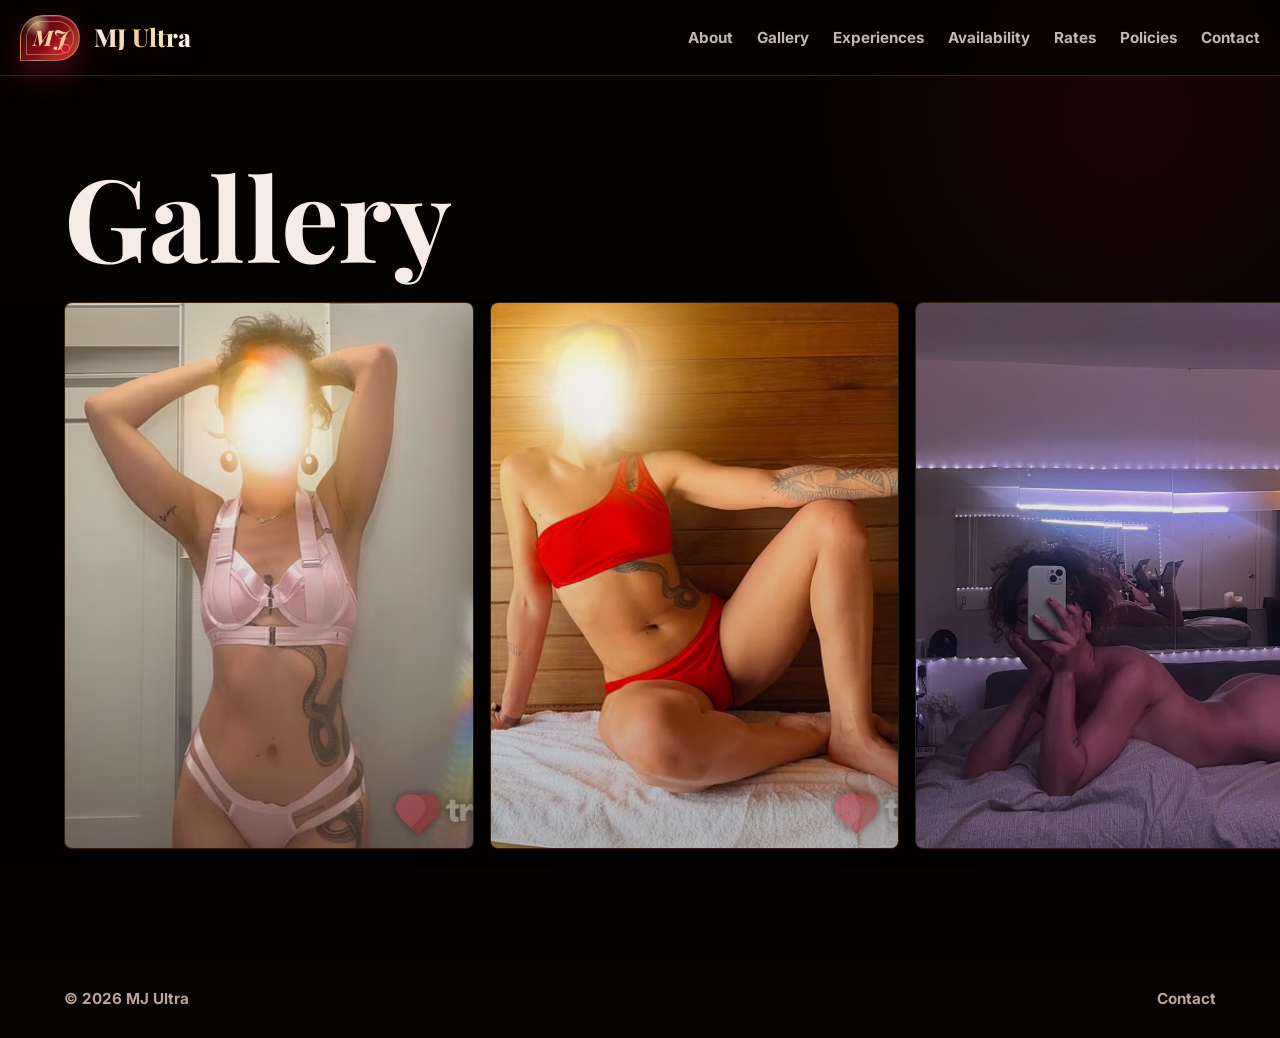
<file: gallery.html>
<!doctype html>
<html lang="en">
  <head>
    <meta charset="utf-8">
    <meta name="viewport" content="width=device-width, initial-scale=1">
    <meta name="description" content="MJ Ultra gallery for sensual massage, FBSM, VIP, and BDSM-friendly private experiences in New York.">
    <meta name="robots" content="index, follow">
    <meta property="og:site_name" content="MJ Ultra">
    <meta property="og:type" content="website">
    <meta property="og:title" content="MJ Ultra Gallery | Sensual Massage &amp; BDSM NYC">
    <meta property="og:description" content="MJ Ultra gallery for sensual massage, FBSM, VIP, and BDSM-friendly private experiences in New York.">
    <meta property="og:url" content="https://mjultra060.github.io/mjultra/gallery.html">
    <meta property="og:image" content="https://mjultra060.github.io/mjultra/assets/mj-ultra-share.png">
    <meta property="og:image:secure_url" content="https://mjultra060.github.io/mjultra/assets/mj-ultra-share.png">
    <meta property="og:image:width" content="1200">
    <meta property="og:image:height" content="630">
    <meta property="og:image:alt" content="MJ Ultra red black and gold logo card for sensual massage, FBSM, and private BDSM in New York">
    <meta name="twitter:card" content="summary_large_image">
    <meta name="twitter:title" content="MJ Ultra Gallery | Sensual Massage &amp; BDSM NYC">
    <meta name="twitter:description" content="MJ Ultra gallery for sensual massage, FBSM, VIP, and BDSM-friendly private experiences in New York.">
    <meta name="twitter:image" content="https://mjultra060.github.io/mjultra/assets/mj-ultra-share.png">
    <link rel="canonical" href="https://mjultra060.github.io/mjultra/gallery.html">
    <title>MJ Ultra Gallery | Sensual Massage & BDSM NYC</title>
    <link rel="preconnect" href="https://fonts.googleapis.com">
    <link rel="preconnect" href="https://fonts.gstatic.com" crossorigin>
    <link href="https://fonts.googleapis.com/css2?family=Inter:wght@400;500;600;700;800&family=Playfair+Display:wght@700;800&display=swap" rel="stylesheet">
    <link rel="stylesheet" href="styles.css">
  </head>
  <body>
    <header class="site-header" data-header>
      <a class="brand" href="index.html" aria-label="MJ Ultra home"><span class="brand-mark">MJ</span><span>MJ Ultra</span></a>
      <button class="nav-toggle" type="button" aria-label="Open menu" aria-expanded="false" data-nav-toggle><span></span><span></span></button>
      <nav class="site-nav" data-nav>
        <a href="about.html">About</a>
        <a href="gallery.html">Gallery</a>
        <a href="experiences.html">Experiences</a>
        <a href="availability.html">Availability</a>
        <a href="rates.html">Rates</a>
        <a href="policies.html">Policies</a>
        <a href="contact.html">Contact</a>
      </nav>
    </header>

    <main>
      <section class="section gallery-section page-section" aria-label="Photo gallery">
        <div class="section-heading">
          <h1 class="gallery-title">Gallery</h1>
        </div>
        <div class="gallery-grid">
          <figure class="gallery-item tall"><img src="assets/gallery/profile-01.avif" alt="MJ Ultra sensual massage gallery portrait in New York" loading="lazy"></figure>
          <figure class="gallery-item"><img src="assets/gallery/profile-02.avif" alt="MJ Ultra FBSM and sensual bodywork gallery image" loading="lazy"></figure>
          <figure class="gallery-item wide"><img src="assets/gallery/profile-03.avif" alt="MJ Ultra red black and gold sensual massage gallery photo" loading="lazy"></figure>
          <figure class="gallery-item"><img src="assets/gallery/profile-04.avif" alt="MJ Ultra kink friendly BDSM gallery portrait" loading="lazy"></figure>
          <figure class="gallery-item tall"><img src="assets/gallery/profile-05.avif" alt="MJ Ultra private sensual massage provider gallery photo" loading="lazy"></figure>
          <figure class="gallery-item"><img src="assets/gallery/profile-06.avif" alt="MJ Ultra VIP private experience gallery image" loading="lazy"></figure>
          <figure class="gallery-item wide"><img src="assets/gallery/profile-07.avif" alt="MJ Ultra Brooklyn and Westchester sensual bodywork gallery photo" loading="lazy"></figure>
          <figure class="gallery-item"><img src="assets/gallery/profile-08.avif" alt="MJ Ultra BDSM and fetish friendly sensual gallery portrait" loading="lazy"></figure>
        </div>
      </section>
    </main>

    <footer class="site-footer"><span>© 2026 MJ Ultra</span><a href="contact.html">Contact</a></footer>
    <script src="script.js"></script>
  </body>
</html>
</file>
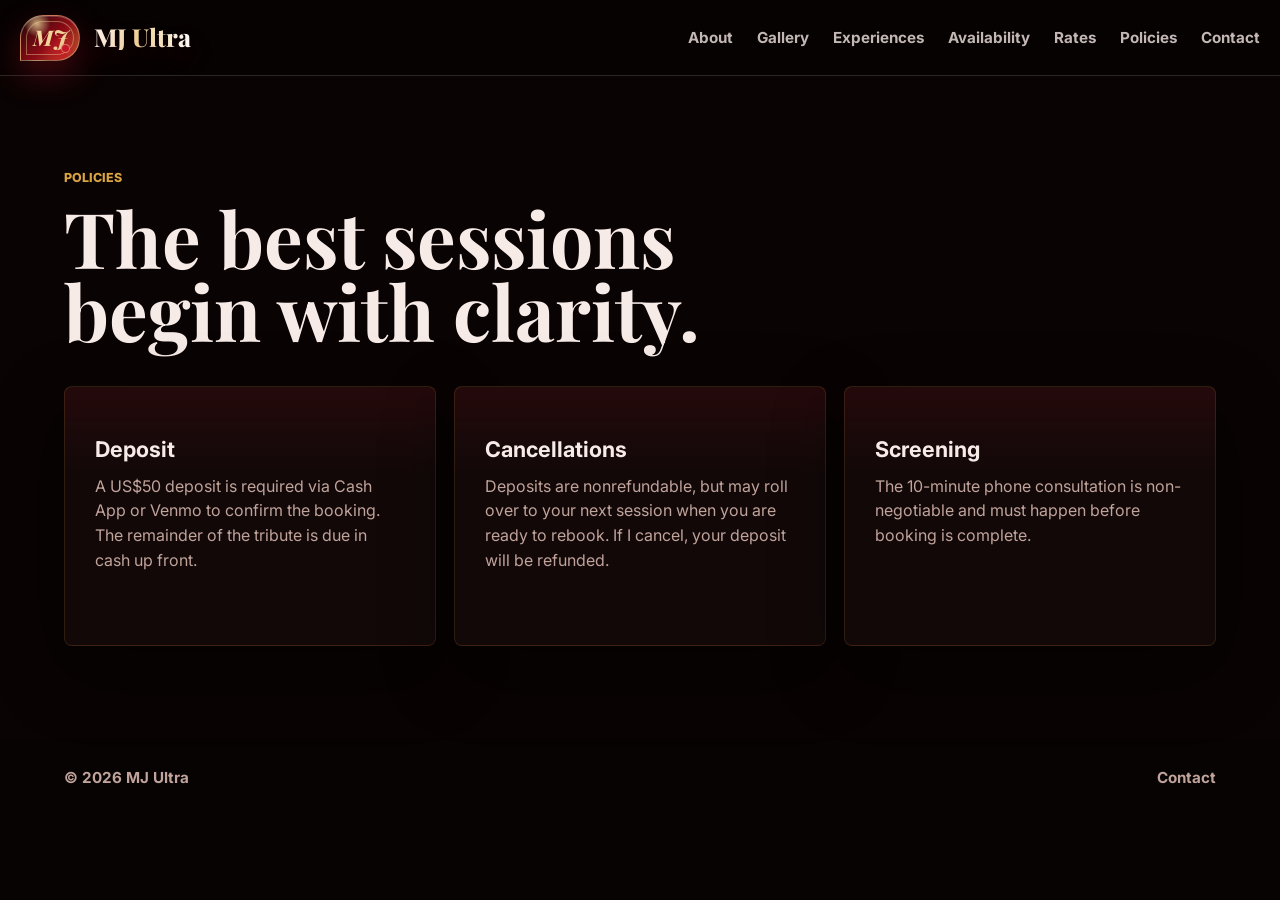
<file: policies.html>
<!doctype html>
<html lang="en">
  <head>
    <meta charset="utf-8">
    <meta name="viewport" content="width=device-width, initial-scale=1">
    <meta name="description" content="MJ Ultra booking policies for deposits, cancellations, and screening before sensual massage, FBSM, BDSM, and VIP sessions.">
    <meta name="robots" content="index, follow">
    <meta property="og:site_name" content="MJ Ultra">
    <meta property="og:type" content="website">
    <meta property="og:title" content="MJ Ultra Policies | Deposits, Cancellations &amp; Screening">
    <meta property="og:description" content="MJ Ultra booking policies for deposits, cancellations, and screening before sensual massage, FBSM, BDSM, and VIP sessions.">
    <meta property="og:url" content="https://mjultra060.github.io/mjultra/policies.html">
    <meta property="og:image" content="https://mjultra060.github.io/mjultra/assets/mj-ultra-share.png">
    <meta property="og:image:secure_url" content="https://mjultra060.github.io/mjultra/assets/mj-ultra-share.png">
    <meta property="og:image:width" content="1200">
    <meta property="og:image:height" content="630">
    <meta property="og:image:alt" content="MJ Ultra red black and gold logo card for sensual massage, FBSM, and private BDSM in New York">
    <meta name="twitter:card" content="summary_large_image">
    <meta name="twitter:title" content="MJ Ultra Policies | Deposits, Cancellations &amp; Screening">
    <meta name="twitter:description" content="MJ Ultra booking policies for deposits, cancellations, and screening before sensual massage, FBSM, BDSM, and VIP sessions.">
    <meta name="twitter:image" content="https://mjultra060.github.io/mjultra/assets/mj-ultra-share.png">
    <link rel="canonical" href="https://mjultra060.github.io/mjultra/policies.html">
    <title>MJ Ultra Policies | Deposits, Cancellations & Screening</title>
    <link rel="preconnect" href="https://fonts.googleapis.com">
    <link rel="preconnect" href="https://fonts.gstatic.com" crossorigin>
    <link href="https://fonts.googleapis.com/css2?family=Inter:wght@400;500;600;700;800&family=Playfair+Display:wght@700;800&display=swap" rel="stylesheet">
    <link rel="stylesheet" href="styles.css">
  </head>
  <body>
    <header class="site-header" data-header>
      <a class="brand" href="index.html" aria-label="MJ Ultra home"><span class="brand-mark">MJ</span><span>MJ Ultra</span></a>
      <button class="nav-toggle" type="button" aria-label="Open menu" aria-expanded="false" data-nav-toggle><span></span><span></span></button>
      <nav class="site-nav" data-nav>
        <a href="about.html">About</a><a href="gallery.html">Gallery</a><a href="experiences.html">Experiences</a><a href="availability.html">Availability</a><a href="rates.html">Rates</a><a href="policies.html">Policies</a><a href="contact.html">Contact</a>
      </nav>
    </header>
    <main>
      <section class="section policy-section page-section">
        <div class="section-heading">
          <p class="section-kicker">Policies</p>
          <h1>The best sessions begin with clarity.</h1>
        </div>
        <div class="policy-grid">
          <article><h3>Deposit</h3><p>A US$50 deposit is required via Cash App or Venmo to confirm the booking. The remainder of the tribute is due in cash up front.</p></article>
          <article><h3>Cancellations</h3><p>Deposits are nonrefundable, but may roll over to your next session when you are ready to rebook. If I cancel, your deposit will be refunded.</p></article>
          <article><h3>Screening</h3><p>The 10-minute phone consultation is non-negotiable and must happen before booking is complete.</p></article>
        </div>
      </section>
    </main>
    <footer class="site-footer"><span>© 2026 MJ Ultra</span><a href="contact.html">Contact</a></footer>
    <script src="script.js"></script>
  </body>
</html>
</file>
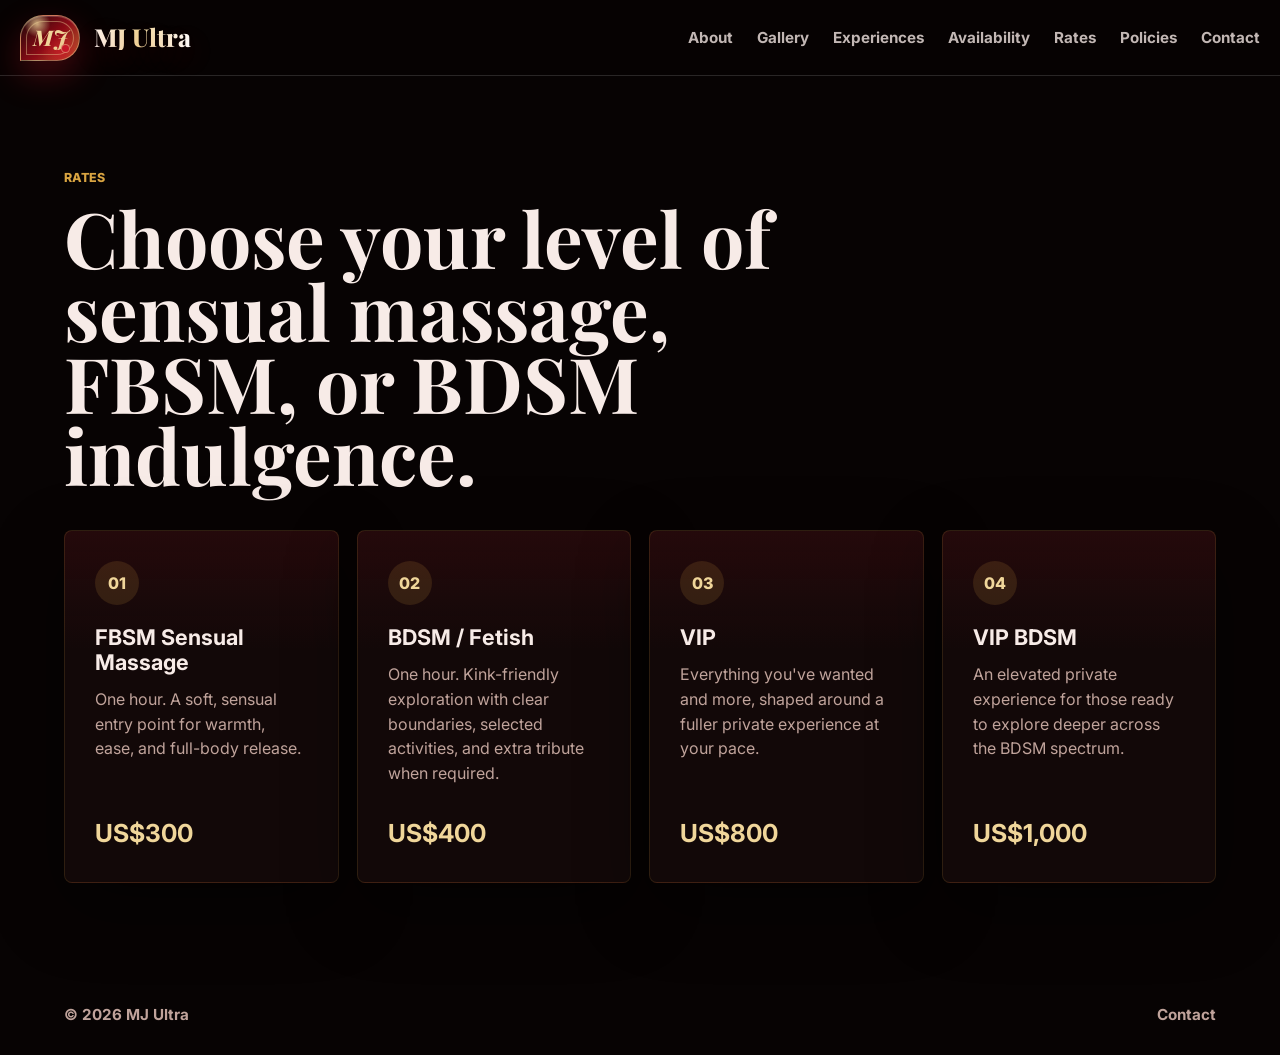
<file: rates.html>
<!doctype html>
<html lang="en">
  <head>
    <meta charset="utf-8">
    <meta name="viewport" content="width=device-width, initial-scale=1">
    <meta name="description" content="MJ Ultra rates for FBSM sensual massage, BDSM and fetish sessions, VIP, and VIP BDSM in New York.">
    <meta name="robots" content="index, follow">
    <meta property="og:site_name" content="MJ Ultra">
    <meta property="og:type" content="website">
    <meta property="og:title" content="MJ Ultra Rates | FBSM, Sensual Massage, BDSM &amp; VIP">
    <meta property="og:description" content="MJ Ultra rates for FBSM sensual massage, BDSM and fetish sessions, VIP, and VIP BDSM in New York.">
    <meta property="og:url" content="https://mjultra060.github.io/mjultra/rates.html">
    <meta property="og:image" content="https://mjultra060.github.io/mjultra/assets/mj-ultra-share.png">
    <meta property="og:image:secure_url" content="https://mjultra060.github.io/mjultra/assets/mj-ultra-share.png">
    <meta property="og:image:width" content="1200">
    <meta property="og:image:height" content="630">
    <meta property="og:image:alt" content="MJ Ultra red black and gold logo card for sensual massage, FBSM, and private BDSM in New York">
    <meta name="twitter:card" content="summary_large_image">
    <meta name="twitter:title" content="MJ Ultra Rates | FBSM, Sensual Massage, BDSM &amp; VIP">
    <meta name="twitter:description" content="MJ Ultra rates for FBSM sensual massage, BDSM and fetish sessions, VIP, and VIP BDSM in New York.">
    <meta name="twitter:image" content="https://mjultra060.github.io/mjultra/assets/mj-ultra-share.png">
    <link rel="canonical" href="https://mjultra060.github.io/mjultra/rates.html">
    <title>MJ Ultra Rates | FBSM, Sensual Massage, BDSM & VIP</title>
    <link rel="preconnect" href="https://fonts.googleapis.com">
    <link rel="preconnect" href="https://fonts.gstatic.com" crossorigin>
    <link href="https://fonts.googleapis.com/css2?family=Inter:wght@400;500;600;700;800&family=Playfair+Display:wght@700;800&display=swap" rel="stylesheet">
    <link rel="stylesheet" href="styles.css">
  </head>
  <body>
    <header class="site-header" data-header>
      <a class="brand" href="index.html" aria-label="MJ Ultra home"><span class="brand-mark">MJ</span><span>MJ Ultra</span></a>
      <button class="nav-toggle" type="button" aria-label="Open menu" aria-expanded="false" data-nav-toggle><span></span><span></span></button>
      <nav class="site-nav" data-nav>
        <a href="about.html">About</a><a href="gallery.html">Gallery</a><a href="experiences.html">Experiences</a><a href="availability.html">Availability</a><a href="rates.html">Rates</a><a href="policies.html">Policies</a><a href="contact.html">Contact</a>
      </nav>
    </header>
    <main>
      <section class="section page-section">
        <div class="section-heading">
          <p class="section-kicker">Rates</p>
          <h1>Choose your level of sensual massage, FBSM, or BDSM indulgence.</h1>
        </div>
        <div class="rate-grid">
          <article class="rate-card"><span class="icon">01</span><h3>FBSM Sensual Massage</h3><p>One hour. A soft, sensual entry point for warmth, ease, and full-body release.</p><strong>US$300</strong></article>
          <article class="rate-card"><span class="icon">02</span><h3>BDSM / Fetish</h3><p>One hour. Kink-friendly exploration with clear boundaries, selected activities, and extra tribute when required.</p><strong>US$400</strong></article>
          <article class="rate-card"><span class="icon">03</span><h3>VIP</h3><p>Everything you've wanted and more, shaped around a fuller private experience at your pace.</p><strong>US$800</strong></article>
          <article class="rate-card"><span class="icon">04</span><h3>VIP BDSM</h3><p>An elevated private experience for those ready to explore deeper across the BDSM spectrum.</p><strong>US$1,000</strong></article>
        </div>
      </section>
    </main>
    <footer class="site-footer"><span>© 2026 MJ Ultra</span><a href="contact.html">Contact</a></footer>
    <script src="script.js"></script>
  </body>
</html>
</file>
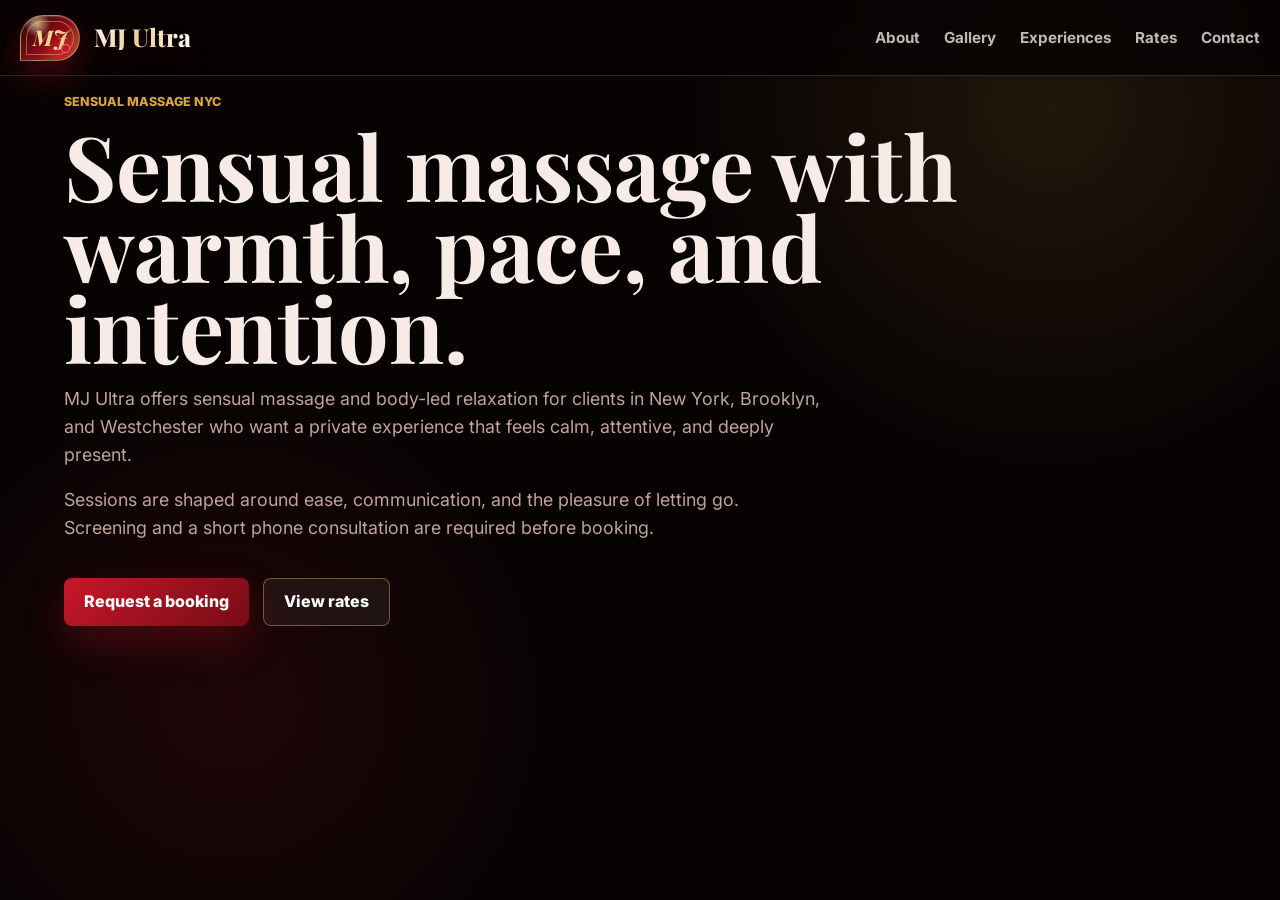
<file: sensual-massage-nyc.html>
<!doctype html>
<html lang="en">
  <head>
    <meta charset="utf-8">
    <meta name="viewport" content="width=device-width, initial-scale=1">
    <meta name="description" content="Sensual massage in New York, Brooklyn, and Westchester with MJ Ultra. Warm, private, body-led sessions by appointment after screening.">
    <meta name="robots" content="index, follow">
    <meta property="og:site_name" content="MJ Ultra">
    <meta property="og:type" content="website">
    <meta property="og:title" content="Sensual Massage in NYC | MJ Ultra">
    <meta property="og:description" content="Sensual massage in New York, Brooklyn, and Westchester with MJ Ultra. Warm, private, body-led sessions by appointment after screening.">
    <meta property="og:url" content="https://mjultra060.github.io/mjultra/sensual-massage-nyc.html">
    <meta property="og:image" content="https://mjultra060.github.io/mjultra/assets/mj-ultra-share.png">
    <meta property="og:image:secure_url" content="https://mjultra060.github.io/mjultra/assets/mj-ultra-share.png">
    <meta property="og:image:width" content="1200">
    <meta property="og:image:height" content="630">
    <meta property="og:image:alt" content="MJ Ultra red black and gold logo card for sensual massage, FBSM, and private BDSM in New York">
    <meta name="twitter:card" content="summary_large_image">
    <meta name="twitter:title" content="Sensual Massage in NYC | MJ Ultra">
    <meta name="twitter:description" content="Sensual massage in New York, Brooklyn, and Westchester with MJ Ultra. Warm, private, body-led sessions by appointment after screening.">
    <meta name="twitter:image" content="https://mjultra060.github.io/mjultra/assets/mj-ultra-share.png">
    <link rel="canonical" href="https://mjultra060.github.io/mjultra/sensual-massage-nyc.html">
    <title>Sensual Massage in NYC | MJ Ultra</title>
    <link rel="preconnect" href="https://fonts.googleapis.com">
    <link rel="preconnect" href="https://fonts.gstatic.com" crossorigin>
    <link href="https://fonts.googleapis.com/css2?family=Inter:wght@400;500;600;700;800&family=Playfair+Display:wght@700;800&display=swap" rel="stylesheet">
    <link rel="stylesheet" href="styles.css">
  </head>
  <body>
    <header class="site-header" data-header>
      <a class="brand" href="index.html" aria-label="MJ Ultra home"><span class="brand-mark">MJ</span><span>MJ Ultra</span></a>
      <button class="nav-toggle" type="button" aria-label="Open menu" aria-expanded="false" data-nav-toggle><span></span><span></span></button>
      <nav class="site-nav" data-nav>
        <a href="about.html">About</a>
        <a href="gallery.html">Gallery</a>
        <a href="experiences.html">Experiences</a>
        <a href="rates.html">Rates</a>
        <a href="contact.html">Contact</a>
      </nav>
    </header>
    <main>
      <section class="section service-page">
        <p class="section-kicker">Sensual Massage NYC</p>
        <h1>Sensual massage with warmth, pace, and intention.</h1>
        <p>
          MJ Ultra offers sensual massage and body-led relaxation for clients in New York, Brooklyn, and Westchester who want a private experience that feels calm, attentive, and deeply present.
        </p>
        <p>
          Sessions are shaped around ease, communication, and the pleasure of letting go. Screening and a short phone consultation are required before booking.
        </p>
        <div class="hero-actions">
          <a class="button primary" href="contact.html">Request a booking</a>
          <a class="button secondary" href="rates.html">View rates</a>
        </div>
      </section>
    </main>
    <script src="script.js"></script>
  </body>
</html>
</file>
<file: styles.css>
:root {
  color-scheme: dark;
  --ink: #f7ebe7;
  --muted: #c0a39b;
  --paper: #070303;
  --white: #ffffff;
  --panel: #120808;
  --panel-soft: #1d0b0b;
  --line: rgba(255, 255, 255, 0.14);
  --red: #c81728;
  --red-deep: #770c16;
  --red-dark: #230608;
  --gold: #d9a441;
  --gold-soft: #f0d69a;
  --shadow: 0 24px 70px rgba(0, 0, 0, 0.48);
}

* {
  box-sizing: border-box;
}

html {
  scroll-behavior: smooth;
  -webkit-text-size-adjust: 100%;
}

body {
  margin: 0;
  background: var(--paper);
  color: var(--ink);
  font-family: Inter, system-ui, -apple-system, BlinkMacSystemFont, "Segoe UI", sans-serif;
  line-height: 1.55;
  overflow-x: hidden;
}

a {
  color: inherit;
  text-decoration: none;
}

.text-link {
  color: var(--gold-soft);
  display: inline-flex;
  font-weight: 800;
  margin-top: 18px;
}

.text-link:hover {
  color: var(--white);
}

.site-header {
  align-items: center;
  background: rgba(7, 3, 3, 0.82);
  backdrop-filter: blur(16px);
  border-bottom: 1px solid var(--line);
  display: flex;
  height: 76px;
  justify-content: space-between;
  left: 0;
  padding: 0 max(20px, env(safe-area-inset-left)) 0 max(20px, env(safe-area-inset-right));
  position: fixed;
  right: 0;
  top: 0;
  z-index: 10;
}

.brand {
  align-items: center;
  display: flex;
  color: var(--white);
  font-family: "Playfair Display", Georgia, serif;
  font-size: 1.55rem;
  font-weight: 800;
  gap: 14px;
  letter-spacing: 0;
  line-height: 1;
  text-shadow: 0 10px 28px rgba(200, 23, 40, 0.24);
}

.brand-mark {
  align-items: center;
  background:
    radial-gradient(circle at 28% 18%, rgba(240, 214, 154, 0.78), transparent 24%),
    radial-gradient(circle at 70% 82%, rgba(200, 23, 40, 0.78), transparent 38%),
    linear-gradient(135deg, #1a0708 0%, #8d0d18 54%, #d9a441 130%);
  border: 1px solid rgba(240, 214, 154, 0.46);
  border-radius: 999px 999px 999px 14px;
  box-shadow:
    inset 0 1px 0 rgba(255, 255, 255, 0.18),
    0 14px 34px rgba(200, 23, 40, 0.32);
  color: var(--gold-soft);
  display: inline-flex;
  font-family: "Playfair Display", Georgia, serif;
  font-size: 1.35rem;
  font-style: italic;
  height: 46px;
  justify-content: center;
  overflow: hidden;
  position: relative;
  width: 60px;
}

.brand-mark::before {
  border: 1px solid rgba(240, 214, 154, 0.42);
  border-radius: inherit;
  content: "";
  inset: 5px;
  position: absolute;
}

.brand-mark::after {
  background: var(--red);
  border: 1px solid rgba(240, 214, 154, 0.5);
  border-radius: 999px;
  bottom: 7px;
  box-shadow: 0 0 18px rgba(200, 23, 40, 0.65);
  content: "";
  height: 7px;
  position: absolute;
  right: 9px;
  width: 7px;
}

.brand > span:last-child {
  background: linear-gradient(90deg, #fff8f2 0%, var(--gold-soft) 46%, #ffffff 100%);
  background-clip: text;
  color: transparent;
}

.site-nav {
  align-items: center;
  display: flex;
  gap: 24px;
  font-size: 0.95rem;
  font-weight: 700;
}

.site-nav a {
  color: rgba(247, 235, 231, 0.78);
}

.site-nav a:hover {
  color: var(--gold-soft);
}

.service-nav {
  flex-wrap: wrap;
  justify-content: flex-end;
}

.nav-toggle {
  background: transparent;
  border: 1px solid rgba(217, 164, 65, 0.22);
  border-radius: 8px;
  cursor: pointer;
  display: none;
  height: 44px;
  padding: 10px;
  width: 44px;
}

.nav-toggle span {
  background: var(--ink);
  display: block;
  height: 2px;
  margin: 7px 0;
  width: 24px;
}

.hero {
  min-height: 92vh;
  overflow: hidden;
  position: relative;
}

.hero-image {
  height: 100%;
  inset: 0;
  object-fit: cover;
  object-position: center;
  position: absolute;
  width: 100%;
}

.hero-overlay {
  background:
    radial-gradient(circle at 24% 34%, rgba(216, 164, 65, 0.16), transparent 30%),
    linear-gradient(270deg, rgba(0, 0, 0, 0.91) 0%, rgba(25, 5, 7, 0.74) 42%, rgba(0, 0, 0, 0.14) 100%),
    linear-gradient(0deg, rgba(7, 3, 3, 0.95), transparent 34%);
  inset: 0;
  position: absolute;
}

.hero-content {
  color: var(--white);
  margin-left: auto;
  max-width: 780px;
  padding: 168px clamp(20px, 5vw, 72px) 96px;
  position: relative;
}

.eyebrow,
.section-kicker {
  color: var(--gold);
  font-size: 0.78rem;
  font-weight: 800;
  letter-spacing: 0;
  margin: 0 0 14px;
  text-transform: uppercase;
}

.hero h1 {
  font-family: "Playfair Display", Georgia, serif;
  font-size: clamp(4.4rem, 11vw, 11rem);
  letter-spacing: 0;
  line-height: 0.78;
  margin: 0;
  max-width: 900px;
}

.hero-tagline {
  color: rgba(255, 255, 255, 0.9);
  font-family: "Playfair Display", Georgia, serif;
  font-size: clamp(1.75rem, 4vw, 3.5rem);
  font-weight: 800;
  line-height: 1;
  margin: 28px 0 0;
}

.hero-copy {
  color: rgba(255, 255, 255, 0.86);
  font-size: 1.2rem;
  margin: 28px 0 0;
  max-width: 630px;
}

.hero-actions {
  display: flex;
  flex-wrap: wrap;
  gap: 14px;
  margin-top: 36px;
}

.service-page {
  background:
    radial-gradient(circle at 82% 12%, rgba(217, 164, 65, 0.12), transparent 28%),
    radial-gradient(circle at 18% 78%, rgba(200, 23, 40, 0.12), transparent 26%),
    #070303;
  min-height: 100vh;
  padding-top: 168px;
}

.service-page h1 {
  font-family: "Playfair Display", Georgia, serif;
  font-size: clamp(3.2rem, 7vw, 7rem);
  letter-spacing: 0;
  line-height: 0.9;
  margin: 0;
  max-width: 980px;
}

.service-page p:not(.section-kicker) {
  color: var(--muted);
  font-size: 1.12rem;
  max-width: 760px;
}

.button {
  align-items: center;
  border-radius: 8px;
  display: inline-flex;
  font-weight: 800;
  justify-content: center;
  min-height: 48px;
  padding: 0 20px;
  text-align: center;
}

.button.primary {
  background: linear-gradient(135deg, var(--red), var(--red-deep));
  color: var(--white);
  box-shadow: 0 16px 38px rgba(200, 23, 40, 0.28);
}

.button.primary:hover {
  filter: brightness(1.08);
}

.button.secondary {
  background: rgba(255, 255, 255, 0.06);
  border: 1px solid rgba(217, 164, 65, 0.48);
  color: var(--white);
}

.button.secondary:hover {
  background: rgba(255, 255, 255, 0.12);
}

.section {
  padding: 92px clamp(20px, 5vw, 72px);
}

.intro {
  align-items: start;
  display: grid;
  gap: 48px;
  grid-template-columns: minmax(0, 0.95fr) minmax(360px, 1.05fr);
}

h2 {
  font-family: "Playfair Display", Georgia, serif;
  font-size: clamp(2rem, 4vw, 4.1rem);
  letter-spacing: 0;
  line-height: 1;
  margin: 0;
}

h1 {
  font-family: "Playfair Display", Georgia, serif;
  font-size: clamp(3rem, 6vw, 6.4rem);
  letter-spacing: 0;
  line-height: 0.94;
  margin: 0;
}

h3 {
  font-size: 1.35rem;
  line-height: 1.15;
  margin: 20px 0 12px;
}

.copy-stack {
  color: var(--muted);
  display: grid;
  font-size: 1.04rem;
  gap: 18px;
}

.copy-stack p {
  margin: 0;
}

.social-card {
  background:
    linear-gradient(180deg, rgba(217, 164, 65, 0.08), transparent 42%),
    var(--panel);
  border: 1px solid rgba(217, 164, 65, 0.16);
  border-radius: 8px;
  margin-top: 12px;
  padding: 24px;
}

.social-card h2 {
  font-size: clamp(1.8rem, 3vw, 3rem);
}

.social-card p {
  color: var(--muted);
  margin-top: 14px;
}

.bluesky-link {
  align-items: center;
  background:
    radial-gradient(circle at 18% 18%, rgba(75, 169, 255, 0.28), transparent 30%),
    linear-gradient(135deg, rgba(200, 23, 40, 0.18), rgba(217, 164, 65, 0.12));
  border: 1px solid rgba(217, 164, 65, 0.28);
  border-radius: 8px;
  box-shadow: 0 18px 42px rgba(0, 0, 0, 0.28);
  display: inline-flex;
  gap: 14px;
  margin-top: 22px;
  min-height: 72px;
  padding: 14px 18px;
  transition: transform 180ms ease, border-color 180ms ease, background 180ms ease;
}

.bluesky-link:hover {
  border-color: rgba(240, 214, 154, 0.6);
  transform: translateY(-2px);
}

.bluesky-logo {
  color: #4ba9ff;
  flex: 0 0 42px;
  filter: drop-shadow(0 8px 18px rgba(75, 169, 255, 0.25));
  height: 42px;
  width: 42px;
}

.bluesky-logo path {
  fill: currentColor;
}

.bluesky-link span {
  display: grid;
  gap: 4px;
}

.bluesky-link strong {
  color: var(--white);
  font-size: 1.05rem;
}

.bluesky-link small {
  color: var(--gold-soft);
  font-size: 0.92rem;
  font-weight: 800;
}

.cashapp-pill {
  background:
    radial-gradient(circle at 18% 20%, rgba(0, 214, 115, 0.2), transparent 34%),
    rgba(217, 164, 65, 0.1);
  border: 1px solid rgba(217, 164, 65, 0.26);
  border-radius: 8px;
  color: var(--gold-soft);
  display: inline-flex;
  font-size: 1.2rem;
  font-weight: 800;
  margin-top: 18px;
  min-height: 54px;
  padding: 12px 18px;
}

.about-page {
  gap: clamp(32px, 5vw, 64px);
  grid-template-columns: minmax(0, 0.9fr) minmax(460px, 1.1fr);
  padding-bottom: 58px;
  padding-top: 138px;
}

.about-page h1 {
  font-size: clamp(3.4rem, 5.4vw, 5.8rem);
  line-height: 0.9;
}

.about-page .copy-stack {
  font-size: 1rem;
  gap: 14px;
}

.social-grid {
  display: grid;
  gap: 14px;
  grid-template-columns: repeat(2, minmax(0, 1fr));
  margin-top: 4px;
}

.social-grid .social-card {
  display: flex;
  flex-direction: column;
  justify-content: space-between;
  margin-top: 0;
  min-height: 212px;
  padding: 18px;
}

.social-grid .social-card h2 {
  font-size: clamp(1.5rem, 2.4vw, 2.25rem);
}

.social-grid .social-card p {
  line-height: 1.45;
  margin-top: 10px;
}

.social-grid .bluesky-link {
  gap: 12px;
  margin-top: 16px;
  min-height: 62px;
  padding: 12px;
  width: 100%;
}

.social-grid .bluesky-logo {
  flex-basis: 34px;
  height: 34px;
  width: 34px;
}

.social-grid .cashapp-pill {
  align-items: center;
  margin-top: 16px;
  min-height: 50px;
  width: fit-content;
}

.section-heading {
  max-width: 820px;
}

.page-section {
  padding-top: 168px;
}

.gallery-section {
  background:
    radial-gradient(circle at 88% 12%, rgba(200, 23, 40, 0.12), transparent 24%),
    #050202;
}

.gallery-title {
  font-size: clamp(4rem, 9vw, 9rem);
  line-height: 0.82;
}

.gallery-grid {
  display: flex;
  gap: 16px;
  margin-top: 40px;
  margin-inline: calc(clamp(20px, 5vw, 72px) * -1);
  overflow-x: auto;
  overscroll-behavior-inline: contain;
  padding: 0 clamp(20px, 5vw, 72px) 18px;
  scroll-padding-inline: clamp(20px, 5vw, 72px);
  scroll-snap-type: inline mandatory;
  scrollbar-color: var(--gold) rgba(255, 255, 255, 0.08);
}

.gallery-item {
  aspect-ratio: 4 / 5;
  background: var(--panel);
  border: 1px solid rgba(217, 164, 65, 0.16);
  border-radius: 8px;
  box-shadow: var(--shadow);
  flex: 0 0 clamp(260px, 32vw, 430px);
  margin: 0;
  overflow: hidden;
  position: relative;
  scroll-snap-align: start;
}

.gallery-item::after {
  background:
    linear-gradient(180deg, rgba(0, 0, 0, 0), rgba(0, 0, 0, 0.24)),
    linear-gradient(135deg, rgba(217, 164, 65, 0.12), transparent 38%);
  content: "";
  inset: 0;
  pointer-events: none;
  position: absolute;
}

.gallery-item img {
  display: block;
  height: 100%;
  object-fit: cover;
  object-position: center;
  width: 100%;
}

.gallery-item.wide {
  aspect-ratio: 5 / 4;
  flex-basis: clamp(320px, 42vw, 560px);
}

.gallery-item.tall {
  aspect-ratio: 3 / 4;
}

.spectrum {
  background:
    radial-gradient(circle at 12% 8%, rgba(217, 164, 65, 0.1), transparent 22%),
    #090303;
}

.spectrum-grid {
  display: grid;
  gap: 18px;
  grid-template-columns: repeat(3, minmax(0, 1fr));
  margin-top: 40px;
}

.spectrum-grid article {
  background:
    linear-gradient(180deg, rgba(217, 164, 65, 0.08), transparent 38%),
    var(--panel-soft);
  border: 1px solid rgba(217, 164, 65, 0.16);
  border-radius: 8px;
  min-height: 250px;
  padding: 30px;
}

.spectrum-grid span {
  align-items: center;
  background: rgba(200, 23, 40, 0.15);
  border: 1px solid rgba(217, 164, 65, 0.2);
  border-radius: 999px;
  color: var(--gold-soft);
  display: inline-flex;
  font-size: 0.78rem;
  font-weight: 800;
  min-height: 34px;
  padding: 0 14px;
  text-transform: uppercase;
}

.spectrum-grid p {
  color: var(--muted);
  margin: 0;
}

.experiences {
  background:
    radial-gradient(circle at 88% 16%, rgba(217, 164, 65, 0.12), transparent 24%),
    linear-gradient(180deg, #0b0303, #120606);
}

.experience-grid {
  display: grid;
  gap: 18px;
  grid-template-columns: repeat(3, minmax(0, 1fr));
  margin-top: 40px;
}

.experience-grid article {
  background:
    linear-gradient(180deg, rgba(200, 23, 40, 0.12), transparent 36%),
    var(--panel);
  border: 1px solid rgba(217, 164, 65, 0.18);
  border-radius: 8px;
  box-shadow: var(--shadow);
  display: flex;
  flex-direction: column;
  min-height: 310px;
  padding: 30px;
}

.experience-grid p {
  color: var(--muted);
  margin: 0;
}

.experience-grid a {
  color: var(--gold-soft);
  font-weight: 800;
  margin-top: auto;
  padding-top: 28px;
}

.experience-grid a:hover {
  color: var(--white);
}

.stats-band {
  background: #0b0404;
  display: grid;
  gap: 14px;
  grid-template-columns: repeat(4, minmax(0, 1fr));
}

.stat {
  background: linear-gradient(180deg, rgba(255, 255, 255, 0.05), rgba(255, 255, 255, 0.02));
  border: 1px solid var(--line);
  border-left: 4px solid var(--gold);
  border-radius: 8px;
  min-height: 116px;
  padding: 18px 20px;
}

.stat strong {
  display: block;
  font-size: clamp(1.45rem, 2.4vw, 2.3rem);
  line-height: 1;
}

.stat span {
  color: var(--muted);
  display: block;
  font-weight: 700;
  margin-top: 10px;
}

.split {
  align-items: start;
  background:
    radial-gradient(circle at 78% 18%, rgba(217, 164, 65, 0.14), transparent 26%),
    linear-gradient(135deg, rgba(119, 12, 22, 0.34), transparent 34%),
    var(--red-dark);
  color: var(--white);
  display: grid;
  gap: 64px;
  grid-template-columns: minmax(0, 0.9fr) minmax(320px, 1.1fr);
}

.split .section-kicker {
  color: var(--gold);
}

.split p {
  color: rgba(255, 255, 255, 0.72);
  font-size: 1.05rem;
  margin-top: 24px;
}

.availability-grid {
  background: rgba(0, 0, 0, 0.18);
  border: 1px solid rgba(217, 164, 65, 0.22);
  border-radius: 8px;
  display: grid;
  grid-template-columns: 1fr auto;
  overflow: hidden;
}

.availability-grid span,
.availability-grid strong {
  border-bottom: 1px solid rgba(255, 255, 255, 0.12);
  padding: 16px 18px;
}

.availability-grid span:nth-last-child(-n + 2),
.availability-grid strong:nth-last-child(-n + 1) {
  border-bottom: 0;
}

.availability-grid span {
  color: rgba(255, 255, 255, 0.72);
}

.availability-grid strong {
  color: var(--white);
}

.rate-grid,
.policy-grid,
.faq-grid {
  display: grid;
  gap: 18px;
  margin-top: 40px;
}

.rate-grid {
  grid-template-columns: repeat(4, minmax(0, 1fr));
}

.policy-grid {
  grid-template-columns: repeat(3, minmax(0, 1fr));
}

.faq-grid {
  grid-template-columns: repeat(2, minmax(0, 1fr));
}

.rate-card,
.policy-grid article,
.faq-grid article {
  background:
    linear-gradient(180deg, rgba(200, 23, 40, 0.1), transparent 34%),
    var(--panel);
  border: 1px solid rgba(217, 164, 65, 0.14);
  border-radius: 8px;
  box-shadow: var(--shadow);
  min-height: 260px;
  padding: 30px;
}

.rate-card {
  display: flex;
  flex-direction: column;
}

.rate-card p,
.policy-grid p,
.faq-grid p,
.contact-band p {
  color: var(--muted);
  margin: 0;
}

.rate-card strong {
  color: var(--gold-soft);
  display: block;
  font-size: 1.55rem;
  margin-top: auto;
  padding-top: 28px;
}

.icon {
  align-items: center;
  background: rgba(217, 164, 65, 0.14);
  border-radius: 999px;
  color: var(--gold-soft);
  display: inline-flex;
  font-weight: 800;
  height: 44px;
  justify-content: center;
  width: 44px;
}

.policy-section {
  background: #090303;
}

.faq-section {
  background:
    radial-gradient(circle at 12% 12%, rgba(217, 164, 65, 0.1), transparent 24%),
    #050202;
}

.contact-band {
  align-items: center;
  background:
    radial-gradient(circle at 82% 22%, rgba(217, 164, 65, 0.14), transparent 28%),
    linear-gradient(135deg, rgba(200, 23, 40, 0.24), transparent 42%),
    #000000;
  color: var(--white);
  display: flex;
  gap: 32px;
  justify-content: space-between;
  padding: 70px clamp(20px, 5vw, 72px);
}

.contact-band h2 {
  max-width: 820px;
}

.contact-band h1 {
  max-width: 820px;
}

.contact-band p {
  color: rgba(255, 255, 255, 0.72);
  margin-top: 18px;
}

.contact-list {
  display: grid;
  gap: 12px;
  min-width: min(100%, 320px);
}

.contact-pill {
  background: rgba(200, 23, 40, 0.12);
  border: 1px solid rgba(217, 164, 65, 0.22);
  border-radius: 8px;
  color: var(--white);
  cursor: pointer;
  display: grid;
  font: inherit;
  font-weight: 800;
  gap: 4px;
  min-height: 72px;
  padding: 16px 18px;
  text-align: left;
  width: 100%;
}

.contact-pill:hover,
.contact-pill:focus-visible {
  border-color: rgba(240, 214, 154, 0.62);
  outline: 0;
}

.contact-pill.is-revealed {
  background:
    radial-gradient(circle at 12% 20%, rgba(217, 164, 65, 0.12), transparent 30%),
    rgba(200, 23, 40, 0.16);
}

.contact-label {
  color: var(--gold-soft);
  font-size: 0.78rem;
  text-transform: uppercase;
}

.contact-value {
  color: var(--white);
  font-size: 1rem;
  overflow-wrap: anywhere;
}

.site-footer {
  align-items: center;
  display: flex;
  justify-content: space-between;
  padding: 28px clamp(20px, 5vw, 72px);
}

.site-footer,
.site-footer a {
  color: var(--muted);
  font-size: 0.95rem;
  font-weight: 700;
}

@media (max-width: 980px) {
  .rate-grid,
  .policy-grid {
    grid-template-columns: repeat(2, minmax(0, 1fr));
  }
}

@media (max-width: 850px) {
  .site-header {
    height: 72px;
    padding-left: 16px;
    padding-right: 16px;
  }

  .brand {
    font-size: 1.28rem;
    gap: 10px;
    min-width: 0;
  }

  .brand-mark {
    border-radius: 999px 999px 999px 12px;
    flex: 0 0 50px;
    font-size: 1.12rem;
    height: 40px;
    width: 50px;
  }

  .brand-mark::before {
    inset: 4px;
  }

  .brand-mark::after {
    bottom: 6px;
    height: 6px;
    right: 8px;
    width: 6px;
  }

  .brand span:last-child {
    max-width: 150px;
    overflow: hidden;
    text-overflow: ellipsis;
    white-space: nowrap;
  }

  .nav-toggle {
    display: block;
    flex: 0 0 44px;
  }

  .site-nav {
    background:
      radial-gradient(circle at 88% 0%, rgba(217, 164, 65, 0.12), transparent 28%),
      rgba(7, 3, 3, 0.98);
    border: 1px solid rgba(217, 164, 65, 0.16);
    border-radius: 0 0 8px 8px;
    box-shadow: var(--shadow);
    display: none;
    flex-direction: column;
    gap: 0;
    left: 10px;
    max-height: calc(100vh - 84px);
    overflow-y: auto;
    padding: 10px 16px 16px;
    position: absolute;
    right: 10px;
    top: 72px;
  }

  .site-nav.is-open {
    display: flex;
  }

  .site-nav a {
    border-bottom: 1px solid rgba(255, 255, 255, 0.08);
    min-height: 46px;
    padding: 13px 0;
    width: 100%;
  }

  .site-nav a:last-child {
    border-bottom: 0;
  }

  .hero {
    min-height: 100svh;
  }

  .hero-image {
    object-position: 38% center;
  }

  .hero-overlay {
    background:
      linear-gradient(0deg, rgba(0, 0, 0, 0.94) 0%, rgba(0, 0, 0, 0.7) 42%, rgba(0, 0, 0, 0.28) 100%),
      radial-gradient(circle at 70% 24%, rgba(217, 164, 65, 0.14), transparent 34%);
  }

  .hero-content {
    margin-left: 0;
    max-width: none;
    padding: 116px 18px 56px;
  }

  .hero h1 {
    font-size: clamp(4.4rem, 22vw, 6.8rem);
    line-height: 0.8;
  }

  .hero-tagline {
    font-size: clamp(1.55rem, 8vw, 2.6rem);
    margin-top: 22px;
  }

  .hero-copy,
  .service-page p:not(.section-kicker),
  .copy-stack {
    font-size: 1rem;
  }

  h1 {
    font-size: clamp(2.8rem, 14vw, 4.8rem);
    line-height: 0.95;
  }

  h2 {
    font-size: clamp(2.1rem, 10vw, 3.8rem);
  }

  .section,
  .contact-band {
    padding-left: 18px;
    padding-right: 18px;
  }

  .page-section,
  .service-page {
    padding-top: 116px;
  }

  .about-page {
    grid-template-columns: 1fr;
    padding-bottom: 64px;
  }

  .about-page h1 {
    font-size: clamp(3.1rem, 13vw, 5rem);
  }

  .intro,
  .split {
    grid-template-columns: 1fr;
    gap: 32px;
  }

  .stats-band,
  .spectrum-grid,
  .experience-grid,
  .rate-grid,
  .policy-grid,
  .faq-grid {
    grid-template-columns: 1fr;
  }

  .contact-band,
  .site-footer {
    align-items: flex-start;
    flex-direction: column;
  }

  .experience-grid,
  .spectrum-grid,
  .rate-grid,
  .policy-grid,
  .faq-grid {
    gap: 14px;
    margin-top: 30px;
  }

  .experience-grid article,
  .spectrum-grid article,
  .rate-card,
  .policy-grid article,
  .faq-grid article,
  .social-card {
    min-height: auto;
    padding: 22px;
  }

  .bluesky-link {
    width: 100%;
  }

  .social-grid {
    grid-template-columns: 1fr;
  }

  .social-grid .social-card {
    min-height: auto;
  }

  .stats-band {
    gap: 12px;
  }

  .stat {
    min-height: 94px;
  }

  .availability-grid {
    grid-template-columns: minmax(0, 1fr) auto;
  }

  .availability-grid span,
  .availability-grid strong {
    padding: 14px;
  }

  .contact-list {
    width: 100%;
  }

  .site-footer {
    gap: 10px;
  }
}

@media (max-width: 520px) {
  .hero-actions,
  .button {
    width: 100%;
  }

  .section {
    padding-bottom: 58px;
    padding-top: 58px;
  }

  .page-section,
  .service-page {
    padding-top: 106px;
  }

  .gallery-title {
    font-size: clamp(4.4rem, 22vw, 6.4rem);
  }

  .gallery-grid {
    gap: 12px;
    margin-top: 28px;
    padding-bottom: 14px;
  }

  .gallery-item,
  .gallery-item.wide,
  .gallery-item.tall {
    flex-basis: min(84vw, 340px);
  }

  .contact-pill {
    text-align: left;
  }

  .brand > span:last-child {
    max-width: 124px;
  }
}

@media (max-width: 380px) {
  .brand > span:last-child {
    max-width: 104px;
  }

  .brand-mark {
    flex-basis: 46px;
    width: 46px;
  }

  .hero-content {
    padding-left: 14px;
    padding-right: 14px;
  }

  .section,
  .contact-band {
    padding-left: 14px;
    padding-right: 14px;
  }
}
</file>
